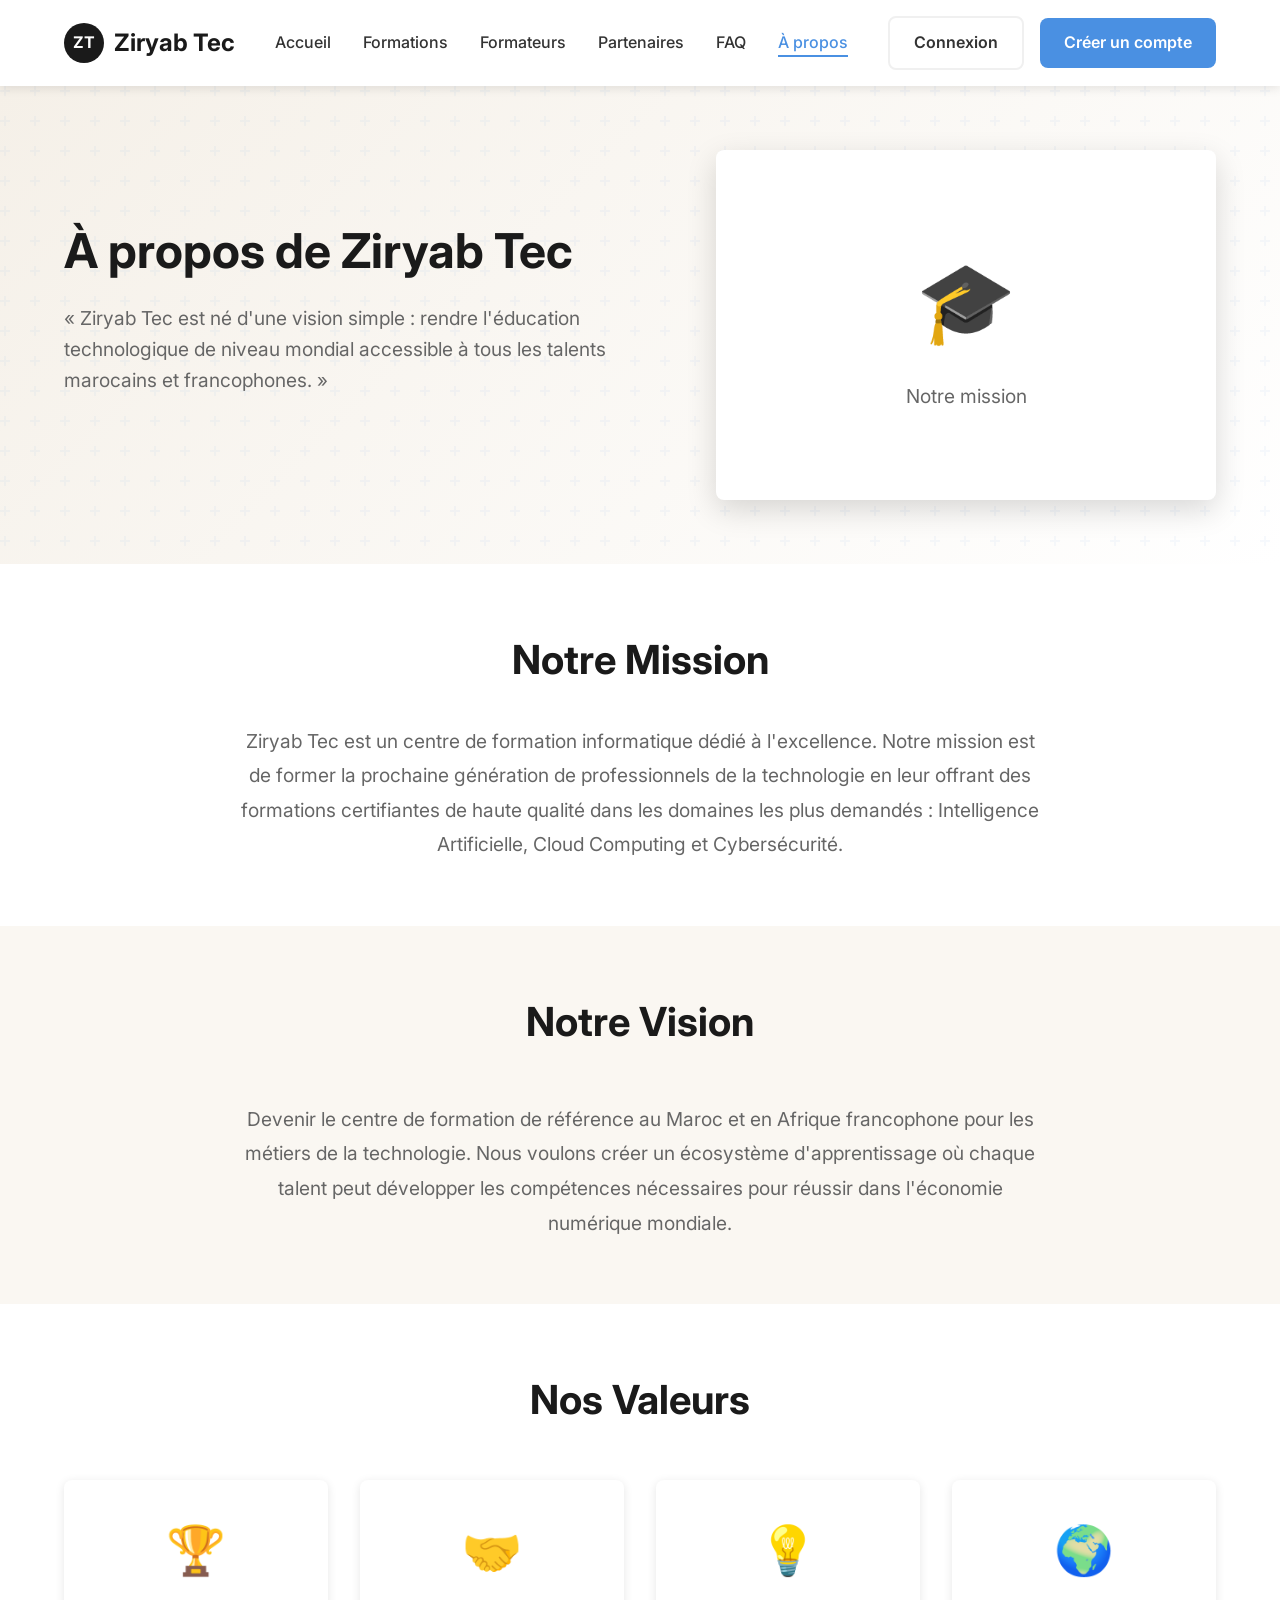
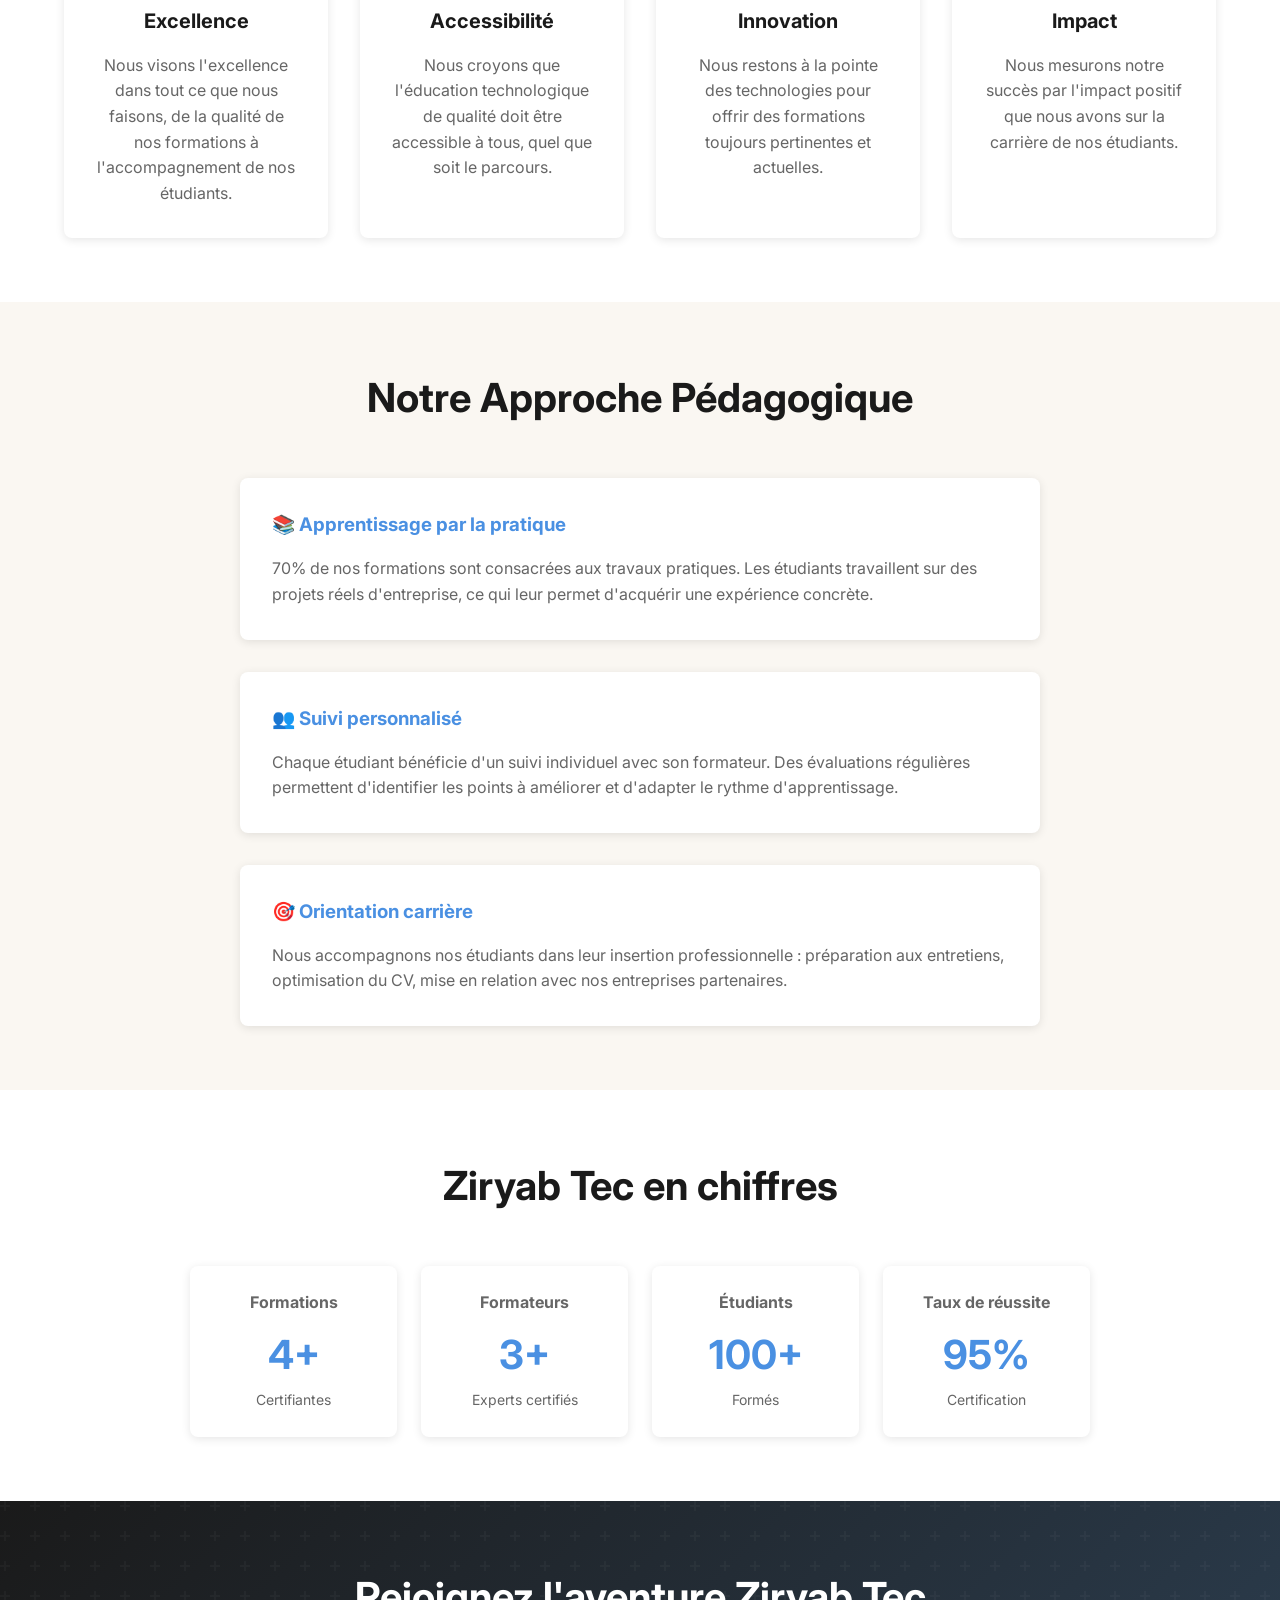
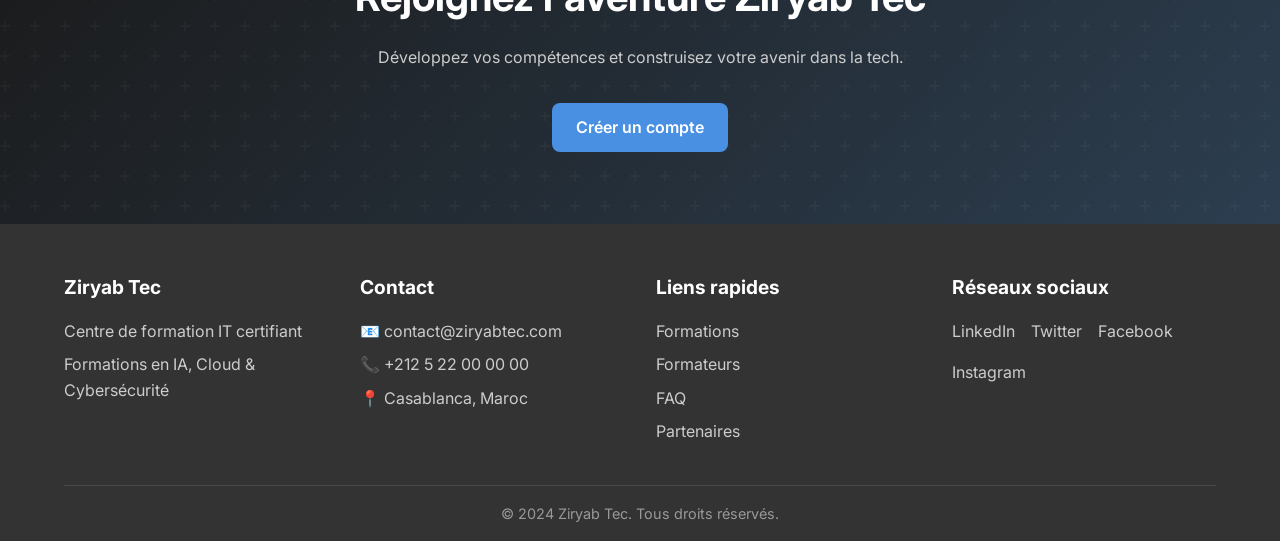
<file: pages/apropos.html>
<!DOCTYPE html>
<html lang="fr">

<head>
    <meta charset="UTF-8">
    <meta name="viewport" content="width=device-width, initial-scale=1.0">
    <title>À propos - Ziryab Tec</title>
    <link rel="icon" type="image/svg+xml" href="../favicon.svg">
    <link rel="stylesheet" href="../css/style.css">
    <link rel="stylesheet" href="../css/responsive.css">
    <link href="https://fonts.googleapis.com/css2?family=Inter:wght@300;400;500;600;700&display=swap" rel="stylesheet">
</head>

<body>

    <!-- HEADER -->
    <header class="header">
        <nav class="navbar">
            <a href="../index.html" class="logo">
                <span class="logo-icon">ZT</span>
                <span>Ziryab Tec</span>
            </a>

            <ul class="nav-menu" id="navMenu">
                <li><a href="../index.html">Accueil</a></li>
                <li><a href="formations.html">Formations</a></li>
                <li><a href="formateurs.html">Formateurs</a></li>
                <li><a href="partenaires.html">Partenaires</a></li>
                <li><a href="faq.html">FAQ</a></li>
                <li><a href="apropos.html" class="active">À propos</a></li>
            </ul>

            <div class="nav-actions">
                <a href="connexion.html" class="btn btn-outline">Connexion</a>
                <a href="inscription.html" class="btn btn-primary">Créer un compte</a>
            </div>

            <div class="hamburger" id="hamburger" onclick="toggleMenu()">
                <span></span>
                <span></span>
                <span></span>
            </div>
        </nav>
    </header>

    <!-- HERO -->
    <section class="hero" style="min-height: 450px;">
        <div class="hero-content">
            <h1>À propos de Ziryab Tec</h1>
            <p>« Ziryab Tec est né d'une vision simple : rendre l'éducation technologique de niveau mondial accessible à tous les talents marocains et francophones. »</p>
        </div>
        <div class="hero-image">
            <div class="hero-placeholder" style="height: 350px;">
                <span class="hero-icon">🎓</span>
                <p>Notre mission</p>
            </div>
        </div>
    </section>

    <!-- NOTRE MISSION -->
    <section style="padding: 4rem 5%; background: var(--white);">
        <div style="max-width: 800px; margin: 0 auto; text-align: center;">
            <h2 style="font-size: 2.5rem; margin-bottom: 2rem;">Notre Mission</h2>
            <p style="font-size: 1.2rem; color: var(--gray); line-height: 1.8;">
                Ziryab Tec est un centre de formation informatique dédié à l'excellence. 
                Notre mission est de former la prochaine génération de professionnels 
                de la technologie en leur offrant des formations certifiantes de haute 
                qualité dans les domaines les plus demandés : Intelligence Artificielle, 
                Cloud Computing et Cybersécurité.
            </p>
        </div>
    </section>

    <!-- NOTRE VISION -->
    <section class="why-us">
        <h2>Notre Vision</h2>
        <div style="max-width: 800px; margin: 0 auto; text-align: center;">
            <p style="font-size: 1.2rem; color: var(--gray); line-height: 1.8;">
                Devenir le centre de formation de référence au Maroc et en Afrique 
                francophone pour les métiers de la technologie. Nous voulons créer 
                un écosystème d'apprentissage où chaque talent peut développer les 
                compétences nécessaires pour réussir dans l'économie numérique mondiale.
            </p>
        </div>
    </section>

    <!-- NOS VALEURS -->
    <section style="padding: 4rem 5%; background: var(--white);">
        <h2 style="text-align: center; font-size: 2.5rem; margin-bottom: 3rem;">Nos Valeurs</h2>
        
        <div class="features-grid">
            <div class="feature-card">
                <div class="feature-icon">🏆</div>
                <h3>Excellence</h3>
                <p>Nous visons l'excellence dans tout ce que nous faisons, de la qualité de nos formations à l'accompagnement de nos étudiants.</p>
            </div>
            <div class="feature-card">
                <div class="feature-icon">🤝</div>
                <h3>Accessibilité</h3>
                <p>Nous croyons que l'éducation technologique de qualité doit être accessible à tous, quel que soit le parcours.</p>
            </div>
            <div class="feature-card">
                <div class="feature-icon">💡</div>
                <h3>Innovation</h3>
                <p>Nous restons à la pointe des technologies pour offrir des formations toujours pertinentes et actuelles.</p>
            </div>
            <div class="feature-card">
                <div class="feature-icon">🌍</div>
                <h3>Impact</h3>
                <p>Nous mesurons notre succès par l'impact positif que nous avons sur la carrière de nos étudiants.</p>
            </div>
        </div>
    </section>

    <!-- NOTRE APPROCHE PÉDAGOGIQUE -->
    <section class="why-us">
        <h2>Notre Approche Pédagogique</h2>
        <div style="max-width: 800px; margin: 0 auto;">
            <div style="display: grid; gap: 2rem;">
                <div style="background: var(--white); padding: 2rem; border-radius: var(--border-radius); box-shadow: var(--box-shadow);">
                    <h3 style="margin-bottom: 1rem; color: var(--blue-accent);">📚 Apprentissage par la pratique</h3>
                    <p style="color: var(--gray);">
                        70% de nos formations sont consacrées aux travaux pratiques. 
                        Les étudiants travaillent sur des projets réels d'entreprise, 
                        ce qui leur permet d'acquérir une expérience concrète.
                    </p>
                </div>
                
                <div style="background: var(--white); padding: 2rem; border-radius: var(--border-radius); box-shadow: var(--box-shadow);">
                    <h3 style="margin-bottom: 1rem; color: var(--blue-accent);">👥 Suivi personnalisé</h3>
                    <p style="color: var(--gray);">
                        Chaque étudiant bénéficie d'un suivi individuel avec son formateur. 
                        Des évaluations régulières permettent d'identifier les points à 
                        améliorer et d'adapter le rythme d'apprentissage.
                    </p>
                </div>
                
                <div style="background: var(--white); padding: 2rem; border-radius: var(--border-radius); box-shadow: var(--box-shadow);">
                    <h3 style="margin-bottom: 1rem; color: var(--blue-accent);">🎯 Orientation carrière</h3>
                    <p style="color: var(--gray);">
                        Nous accompagnons nos étudiants dans leur insertion professionnelle : 
                        préparation aux entretiens, optimisation du CV, mise en relation 
                        avec nos entreprises partenaires.
                    </p>
                </div>
            </div>
        </div>
    </section>

    <!-- CHIFFRES CLÉS -->
    <section style="padding: 4rem 5%; background: var(--white);">
        <h2 style="text-align: center; font-size: 2.5rem; margin-bottom: 3rem;">Ziryab Tec en chiffres</h2>
        
        <div class="stats-grid" style="max-width: 900px; margin: 0 auto;">
            <div class="stat-card">
                <h3>Formations</h3>
                <div class="stat-number">4+</div>
                <small>Certifiantes</small>
            </div>
            <div class="stat-card">
                <h3>Formateurs</h3>
                <div class="stat-number">3+</div>
                <small>Experts certifiés</small>
            </div>
            <div class="stat-card">
                <h3>Étudiants</h3>
                <div class="stat-number">100+</div>
                <small>Formés</small>
            </div>
            <div class="stat-card">
                <h3>Taux de réussite</h3>
                <div class="stat-number">95%</div>
                <small>Certification</small>
            </div>
        </div>
    </section>

    <!-- CTA -->
    <section class="cta">
        <h2>Rejoignez l'aventure Ziryab Tec</h2>
        <p>Développez vos compétences et construisez votre avenir dans la tech.</p>
        <a href="inscription.html" class="btn btn-primary">Créer un compte</a>
    </section>

    <!-- FOOTER -->
    <footer class="footer">
        <div class="footer-content">
            <div class="footer-section">
                <h3>Ziryab Tec</h3>
                <p>Centre de formation IT certifiant</p>
                <p>Formations en IA, Cloud & Cybersécurité</p>
            </div>
            <div class="footer-section">
                <h3>Contact</h3>
                <p>📧 contact@ziryabtec.com</p>
                <p>📞 +212 5 22 00 00 00</p>
                <p>📍 Casablanca, Maroc</p>
            </div>
            <div class="footer-section">
                <h3>Liens rapides</h3>
                <ul>
                    <li><a href="formations.html">Formations</a></li>
                    <li><a href="formateurs.html">Formateurs</a></li>
                    <li><a href="faq.html">FAQ</a></li>
                    <li><a href="partenaires.html">Partenaires</a></li>
                </ul>
            </div>
            <div class="footer-section">
                <h3>Réseaux sociaux</h3>
                <div class="social-links">
                    <a href="#">LinkedIn</a>
                    <a href="#">Twitter</a>
                    <a href="#">Facebook</a>
                    <a href="#">Instagram</a>
                </div>
            </div>
        </div>
        <div class="footer-bottom">
            <p>&copy; 2024 Ziryab Tec. Tous droits réservés.</p>
        </div>
    </footer>

    <script>
        function toggleMenu() {
            const navMenu = document.getElementById('navMenu');
            navMenu.classList.toggle('active');
        }
    </script>

</body>

</html>
</file>
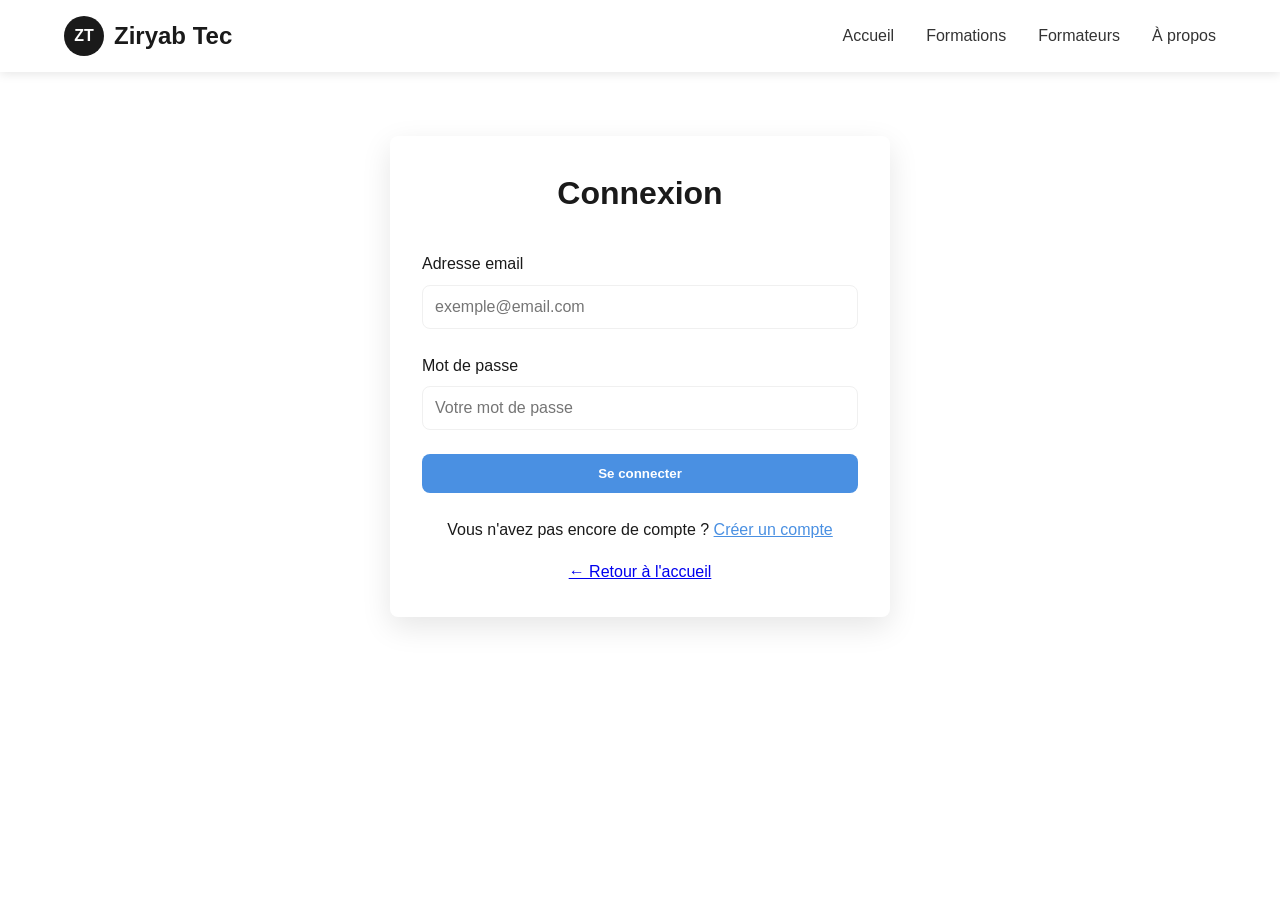
<file: pages/connexion.html>
<!DOCTYPE html>
<html lang="fr">

<head>
    <meta charset="UTF-8">
    <meta name="viewport" content="width=device-width, initial-scale=1.0">

    <title>Connexion - Ziryab Tec</title>
<link rel="icon" type="image/svg+xml" href="../favicon.svg">
    <link rel="stylesheet" href="../css/style.css">
    <link rel="stylesheet" href="../css/responsive.css">
</head>

<body>

    <!-- HEADER -->
    <header class="header">

        <nav class="navbar">

            <div class="logo">
                <span class="logo-icon">ZT</span>
                <span>Ziryab Tec</span>
            </div>

            <ul class="nav-menu">

                <li>
                    <a href="../index.html">
                        Accueil
                    </a>
                </li>

                <li>
                    <a href="formations.html">
                        Formations
                    </a>
                </li>

                <li>
                    <a href="formateurs.html">
                        Formateurs
                    </a>
                </li>

                <li>
                    <a href="apropos.html">
                        À propos
                    </a>
                </li>

            </ul>

        </nav>

    </header>


    <!-- PAGE CONNEXION -->

    <main>

        <div class="form-container">

            <h1 style="text-align:center; margin-bottom:2rem;">
                Connexion
            </h1>


            <!-- MESSAGE D'ERREUR -->

            <div
                id="loginMessage"
                class="alert alert-error"
                style="display:none;"
            ></div>


            <!-- FORMULAIRE -->

            <form id="loginForm">

                <!-- EMAIL -->

                <div class="form-group">

                    <label for="email">
                        Adresse email
                    </label>

                    <input
                        type="email"
                        id="email"
                        placeholder="exemple@email.com"
                        required
                    >

                </div>


                <!-- MOT DE PASSE -->

                <div class="form-group">

                    <label for="password">
                        Mot de passe
                    </label>

                    <input
                        type="password"
                        id="password"
                        placeholder="Votre mot de passe"
                        required
                    >

                </div>


                <!-- BOUTON -->

                <button
                    type="submit"
                    class="btn btn-primary"
                    style="width:100%;"
                >
                    Se connecter
                </button>

            </form>


            <!-- INSCRIPTION -->

            <p style="
                text-align:center;
                margin-top:1.5rem;
            ">

                Vous n'avez pas encore de compte ?

                <a
                    href="inscription.html"
                    style="color:#4a90e2;"
                >
                    Créer un compte
                </a>

            </p>


            <!-- RETOUR -->

            <p style="
                text-align:center;
                margin-top:1rem;
            ">

                <a href="../index.html">
                    ← Retour à l'accueil
                </a>

            </p>

        </div>

    </main>


    <!-- JAVASCRIPT -->

    <script src="../js/data.js"></script>
    <script src="../js/app.js"></script>
    <script src="../js/auth.js"></script>

</body>

</html>
</file>
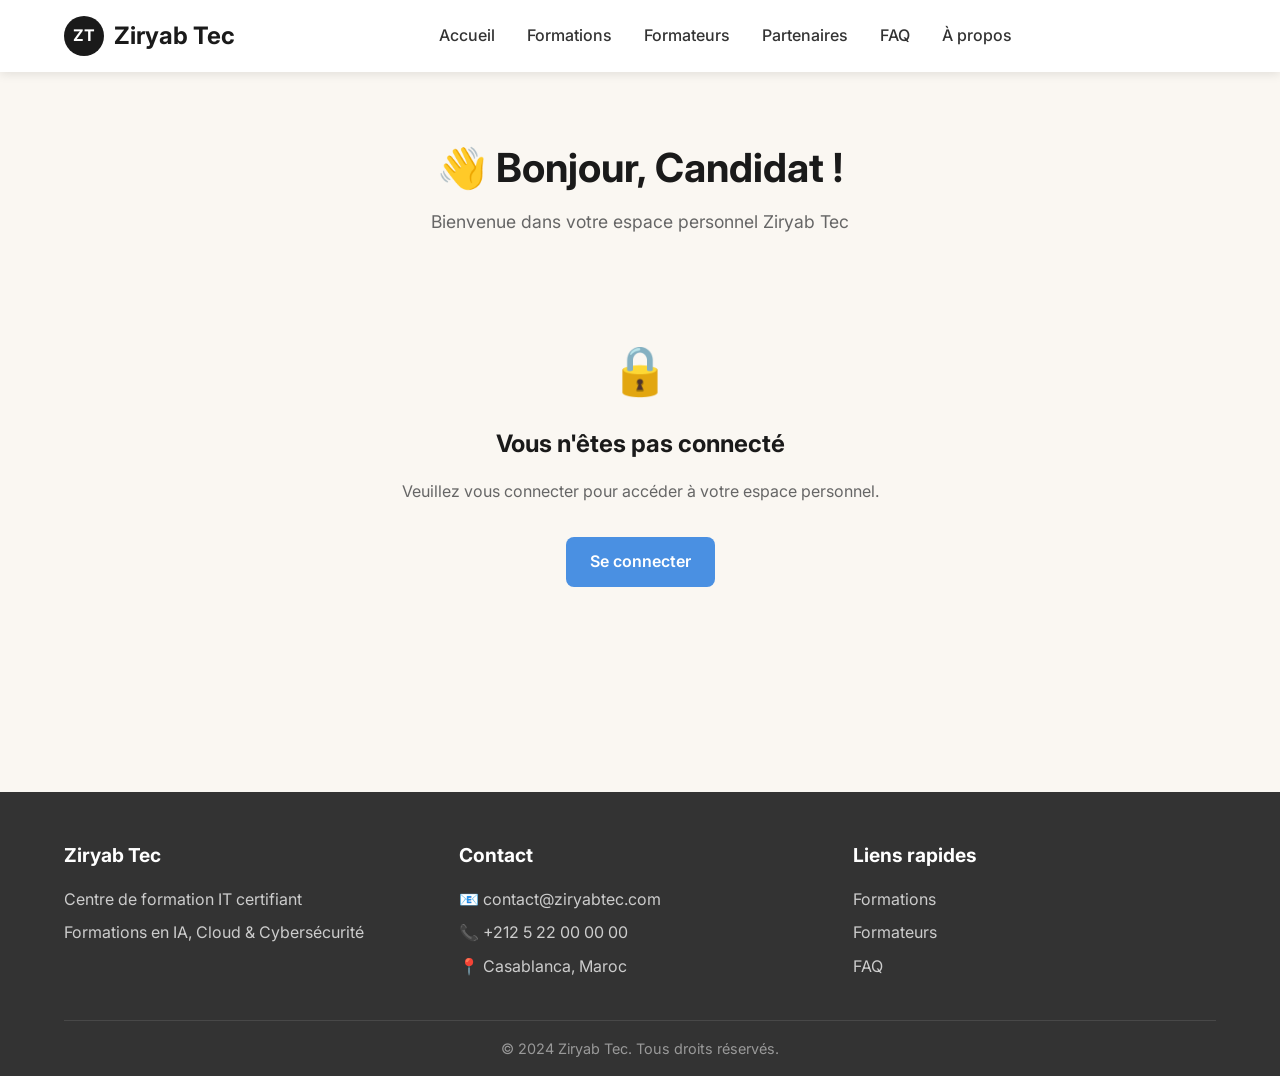
<file: pages/espace-candidat.html>
<!DOCTYPE html>
<html lang="fr">

<head>
    <meta charset="UTF-8">
    <meta name="viewport" content="width=device-width, initial-scale=1.0">
    <title>Espace Candidat - Ziryab Tec</title>
    <link rel="icon" type="image/svg+xml" href="../favicon.svg">
    <link rel="stylesheet" href="../css/style.css">
    <link rel="stylesheet" href="../css/responsive.css">
    <link href="https://fonts.googleapis.com/css2?family=Inter:wght@300;400;500;600;700&display=swap" rel="stylesheet">
</head>

<body>

    <!-- ==========================================
         HEADER
         ========================================== -->

    <header class="header">
        <nav class="navbar">
            <a href="../index.html" class="logo">
                <span class="logo-icon">ZT</span>
                <span>Ziryab Tec</span>
            </a>

            <ul class="nav-menu" id="navMenu">
                <li><a href="../index.html">Accueil</a></li>
                <li><a href="formations.html">Formations</a></li>
                <li><a href="formateurs.html">Formateurs</a></li>
                <li><a href="partenaires.html">Partenaires</a></li>
                <li><a href="faq.html">FAQ</a></li>
                <li><a href="apropos.html">À propos</a></li>
            </ul>

            <div class="nav-actions" id="navActions">
                <!-- Rempli dynamiquement par JavaScript -->
            </div>

            <div class="hamburger" id="hamburger" onclick="toggleMenu()">
                <span></span>
                <span></span>
                <span></span>
            </div>
        </nav>
    </header>

    <!-- ==========================================
         ESPACE CANDIDAT
         ========================================== -->

    <main style="min-height: 80vh; padding: 4rem 5%; background: var(--beige-light);">

        <!-- En-tête de bienvenue -->
        <div style="text-align: center; margin-bottom: 3rem;">
            <h1 style="font-size: 2.5rem; margin-bottom: 0.5rem;">
                👋 Bonjour, <span id="candidatNom">Candidat</span> !
            </h1>
            <p style="color: var(--gray); font-size: 1.1rem;">
                Bienvenue dans votre espace personnel Ziryab Tec
            </p>
        </div>

        <!-- Message d'erreur si non connecté -->
        <div id="nonConnecte" style="display: none; text-align: center; padding: 3rem;">
            <p style="font-size: 3rem; margin-bottom: 1rem;">🔒</p>
            <h2 style="margin-bottom: 1rem;">Vous n'êtes pas connecté</h2>
            <p style="color: var(--gray); margin-bottom: 2rem;">
                Veuillez vous connecter pour accéder à votre espace personnel.
            </p>
            <a href="connexion.html" class="btn btn-primary">Se connecter</a>
        </div>

        <!-- Contenu de l'espace candidat -->
        <div id="espaceCandidat" style="display: none;">

            <!-- Cartes d'informations -->
            <div class="stats-grid" style="max-width: 900px; margin: 0 auto 3rem;">
                <div class="stat-card">
                    <h3>Mes formations</h3>
                    <div class="stat-number" id="nbFormations">0</div>
                </div>
                <div class="stat-card">
                    <h3>En cours</h3>
                    <div class="stat-number" id="nbEnCours">0</div>
                </div>
                <div class="stat-card">
                    <h3>Terminées</h3>
                    <div class="stat-number" id="nbTerminees">0</div>
                </div>
            </div>

            <!-- Informations personnelles -->
            <div style="max-width: 900px; margin: 0 auto 3rem;">
                <div style="background: var(--white); padding: 2rem; border-radius: var(--border-radius); box-shadow: var(--box-shadow);">
                    <h2 style="margin-bottom: 1.5rem;">📋 Mes informations</h2>
                    
                    <div style="display: grid; grid-template-columns: repeat(auto-fit, minmax(250px, 1fr)); gap: 1.5rem;">
                        <div>
                            <p style="color: var(--gray); font-size: 0.9rem;">Prénom</p>
                            <p style="font-weight: 600;" id="infoPrenom">-</p>
                        </div>
                        <div>
                            <p style="color: var(--gray); font-size: 0.9rem;">Nom</p>
                            <p style="font-weight: 600;" id="infoNom">-</p>
                        </div>
                        <div>
                            <p style="color: var(--gray); font-size: 0.9rem;">Email</p>
                            <p style="font-weight: 600;" id="infoEmail">-</p>
                        </div>
                        <div>
                            <p style="color: var(--gray); font-size: 0.9rem;">Téléphone</p>
                            <p style="font-weight: 600;" id="infoTelephone">-</p>
                        </div>
                        <div>
                            <p style="color: var(--gray); font-size: 0.9rem;">Date d'inscription</p>
                            <p style="font-weight: 600;" id="infoDateInscription">-</p>
                        </div>
                    </div>
                </div>
            </div>

            <!-- Formations inscrites -->
            <div style="max-width: 900px; margin: 0 auto 3rem;">
                <div style="background: var(--white); padding: 2rem; border-radius: var(--border-radius); box-shadow: var(--box-shadow);">
                    <h2 style="margin-bottom: 1.5rem;">🎓 Mes formations</h2>
                    
                    <div id="mesFormations">
                        <!-- Rempli dynamiquement par JavaScript -->
                    </div>
                </div>
            </div>

            <!-- Actions -->
            <div style="max-width: 900px; margin: 0 auto; text-align: center;">
                <a href="formations.html" class="btn btn-primary" style="margin-right: 1rem;">
                    Découvrir les formations
                </a>
                <button onclick="deconnexion()" class="btn btn-outline">
                    🚪 Déconnexion
                </button>
            </div>

        </div>

    </main>

    <!-- ==========================================
         FOOTER
         ========================================== -->

    <footer class="footer">
        <div class="footer-content">
            <div class="footer-section">
                <h3>Ziryab Tec</h3>
                <p>Centre de formation IT certifiant</p>
                <p>Formations en IA, Cloud & Cybersécurité</p>
            </div>
            <div class="footer-section">
                <h3>Contact</h3>
                <p>📧 contact@ziryabtec.com</p>
                <p>📞 +212 5 22 00 00 00</p>
                <p>📍 Casablanca, Maroc</p>
            </div>
            <div class="footer-section">
                <h3>Liens rapides</h3>
                <ul>
                    <li><a href="formations.html">Formations</a></li>
                    <li><a href="formateurs.html">Formateurs</a></li>
                    <li><a href="faq.html">FAQ</a></li>
                </ul>
            </div>
        </div>
        <div class="footer-bottom">
            <p>&copy; 2024 Ziryab Tec. Tous droits réservés.</p>
        </div>
    </footer>

    <!-- ==========================================
         JAVASCRIPT
         ========================================== -->

    <script src="../js/data.js"></script>
    <script>
        // ==========================================
        // VÉRIFIER LA CONNEXION
        // ==========================================

        function verifierConnexion() {
            const utilisateurConnecte = localStorage.getItem('currentUser');
            
            if (!utilisateurConnecte) {
                // Afficher le message "non connecté"
                document.getElementById('nonConnecte').style.display = 'block';
                document.getElementById('espaceCandidat').style.display = 'none';
                return null;
            }
            
            const utilisateur = JSON.parse(utilisateurConnecte);
            
            // Vérifier que c'est bien un candidat
            if (utilisateur.role !== 'candidat' && utilisateur.role !== 'admin') {
                document.getElementById('nonConnecte').style.display = 'block';
                document.getElementById('espaceCandidat').style.display = 'none';
                return null;
            }
            
            // Afficher l'espace candidat
            document.getElementById('nonConnecte').style.display = 'none';
            document.getElementById('espaceCandidat').style.display = 'block';
            
            return utilisateur;
        }

        // ==========================================
        // AFFICHER LES INFORMATIONS
        // ==========================================

        function afficherInformations(utilisateur) {
            // Nom dans l'en-tête
            document.getElementById('candidatNom').textContent = 
                utilisateur.prenom || 'Candidat';
            
            // Informations personnelles
            document.getElementById('infoPrenom').textContent = utilisateur.prenom || '-';
            document.getElementById('infoNom').textContent = utilisateur.nom || '-';
            document.getElementById('infoEmail').textContent = utilisateur.email || '-';
            document.getElementById('infoTelephone').textContent = utilisateur.telephone || 'Non renseigné';
            document.getElementById('infoDateInscription').textContent = utilisateur.dateCreation || '-';
            
            // Navigation
            updateNavigation(utilisateur);
        }

        // ==========================================
        // METTRE À JOUR LA NAVIGATION
        // ==========================================

        function updateNavigation(utilisateur) {
            const navActions = document.getElementById('navActions');
            
            navActions.innerHTML = `
                <select class="language-selector">
                    <option value="fr">FR</option>
                    <option value="en">EN</option>
                </select>
                <a href="espace-candidat.html" class="btn btn-outline">Mon Espace</a>
                ${utilisateur.role === 'admin' ? 
                    '<a href="admin/dashboard.html" class="btn btn-primary">Dashboard</a>' : ''}
                <button onclick="deconnexion()" class="btn btn-outline">Déconnexion</button>
            `;
        }

        // ==========================================
        // AFFICHER LES FORMATIONS DU CANDIDAT
        // ==========================================

        function afficherMesFormations(utilisateur) {
            const container = document.getElementById('mesFormations');
            
            // Récupérer les inscriptions de l'utilisateur
            const inscriptions = DataManager.getInscriptionsByUser(utilisateur.id);
            
            // Mettre à jour les statistiques
            document.getElementById('nbFormations').textContent = inscriptions.length;
            document.getElementById('nbEnCours').textContent = 
                inscriptions.filter(i => i.statut === 'confirmee').length;
            document.getElementById('nbTerminees').textContent = 
                inscriptions.filter(i => i.statut === 'terminee').length;
            
            if (inscriptions.length === 0) {
                container.innerHTML = `
                    <div style="text-align: center; padding: 2rem; color: var(--gray);">
                        <p style="font-size: 2rem; margin-bottom: 1rem;">📚</p>
                        <p>Vous n'êtes inscrit à aucune formation pour le moment.</p>
                        <a href="formations.html" class="btn btn-primary" style="margin-top: 1rem;">
                            Voir les formations
                        </a>
                    </div>
                `;
                return;
            }
            
            // Afficher les formations
            container.innerHTML = inscriptions.map(inscription => {
                const formation = DataManager.getFormationById(inscription.formationId);
                if (!formation) return '';
                
                return `
                    <div style="
                        background: var(--beige-light);
                        padding: 1.5rem;
                        border-radius: var(--border-radius);
                        margin-bottom: 1rem;
                        border-left: 4px solid var(--blue-accent);
                    ">
                        <h3 style="margin-bottom: 0.5rem;">${formation.nom}</h3>
                        <p style="color: var(--gray); font-size: 0.9rem; margin-bottom: 0.5rem;">
                            ${formation.categorie} | ${formation.niveau}
                        </p>
                        <p style="font-size: 0.9rem; margin-bottom: 0.5rem;">
                            <strong>Début :</strong> ${formation.dateDebut} | 
                            <strong>Fin :</strong> ${formation.dateFin}
                        </p>
                        <p style="font-size: 0.9rem; margin-bottom: 1rem;">
                            <strong>Statut :</strong> 
                            <span class="status-badge status-${inscription.statut}">
                                ${inscription.statut}
                            </span>
                        </p>
                        <a href="formation-detail.html?id=${formation.id}" class="btn btn-outline btn-sm">
                            Voir la formation
                        </a>
                    </div>
                `;
            }).join('');
        }

        // ==========================================
        // DÉCONNEXION
        // ==========================================

        function deconnexion() {
            localStorage.removeItem('currentUser');
            window.location.href = '../index.html';
        }

        // ==========================================
        // MENU MOBILE
        // ==========================================

        function toggleMenu() {
            const navMenu = document.getElementById('navMenu');
            const hamburger = document.getElementById('hamburger');
            
            navMenu.classList.toggle('active');
            hamburger.classList.toggle('active');
        }

        // ==========================================
        // INITIALISATION
        // ==========================================

        document.addEventListener('DOMContentLoaded', function() {
            const utilisateur = verifierConnexion();
            
            if (utilisateur) {
                afficherInformations(utilisateur);
                afficherMesFormations(utilisateur);
            }
        });
    </script>

</body>

</html>
</file>
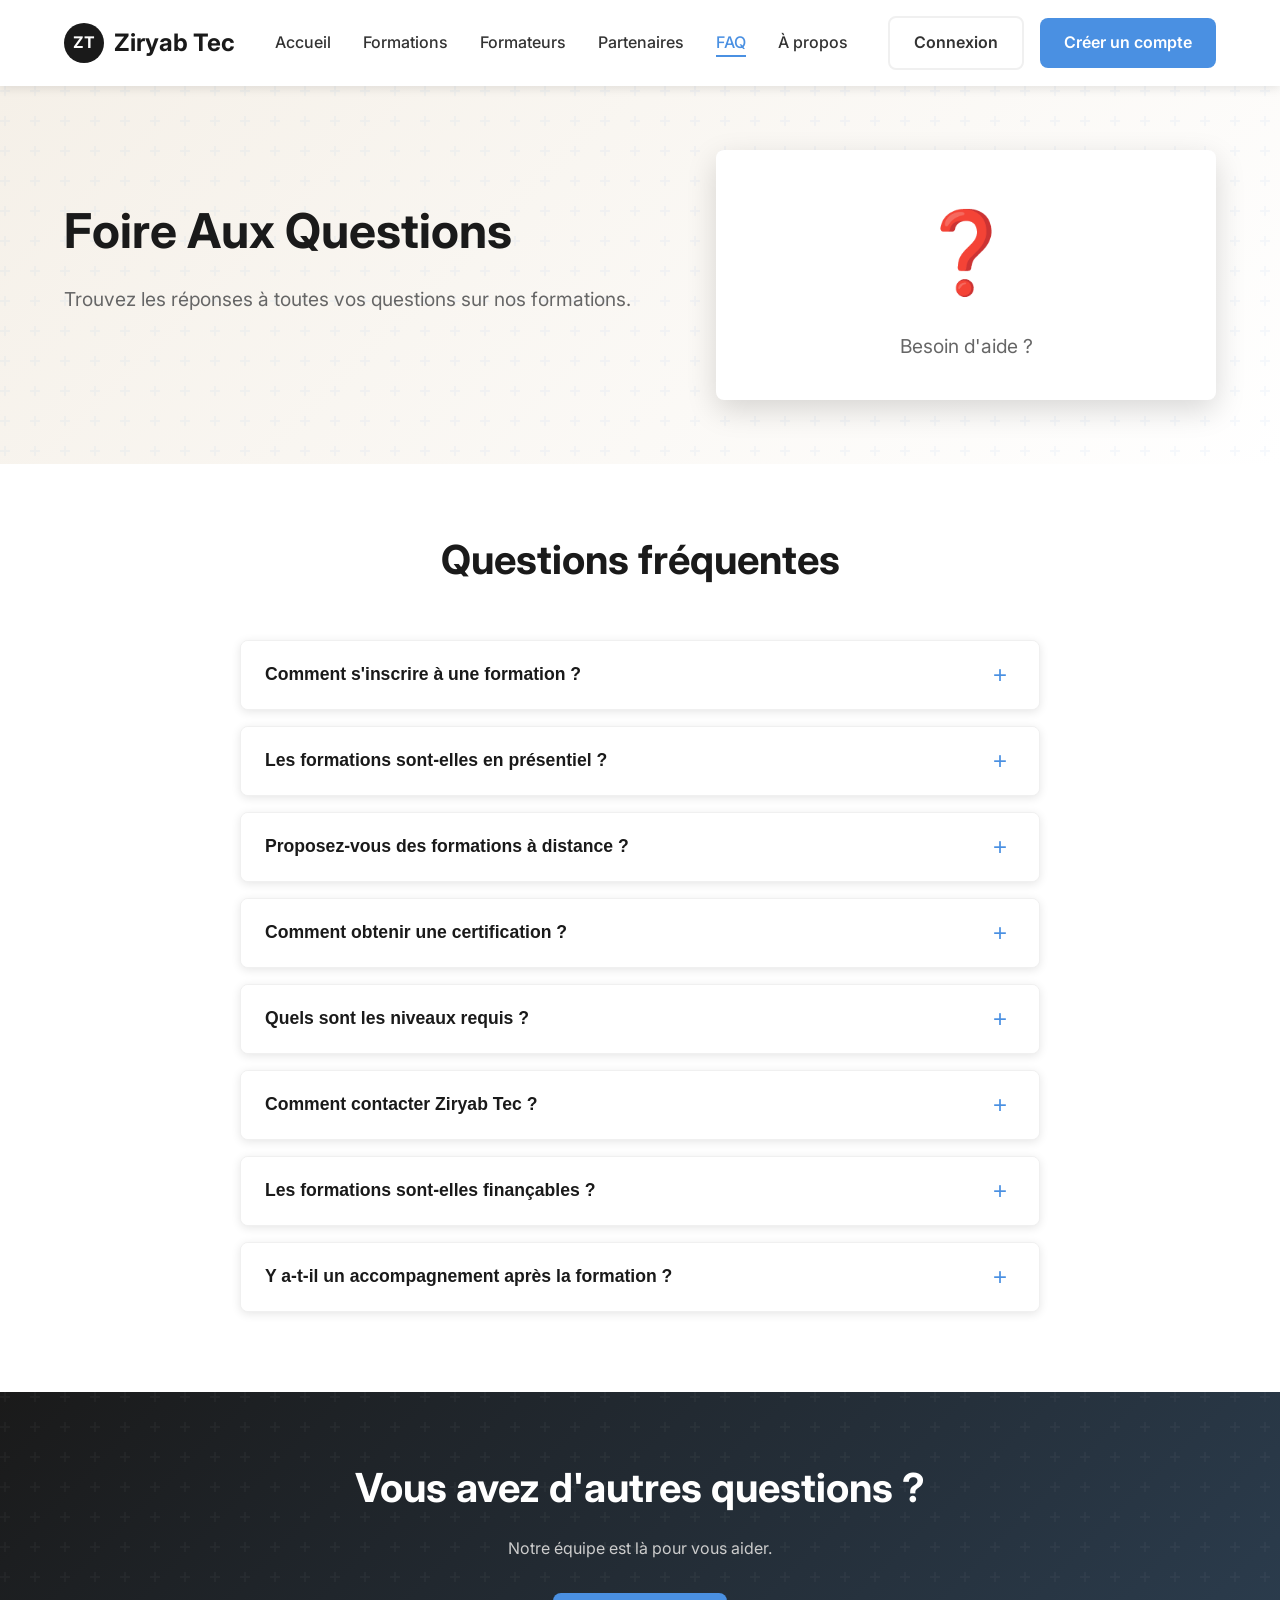
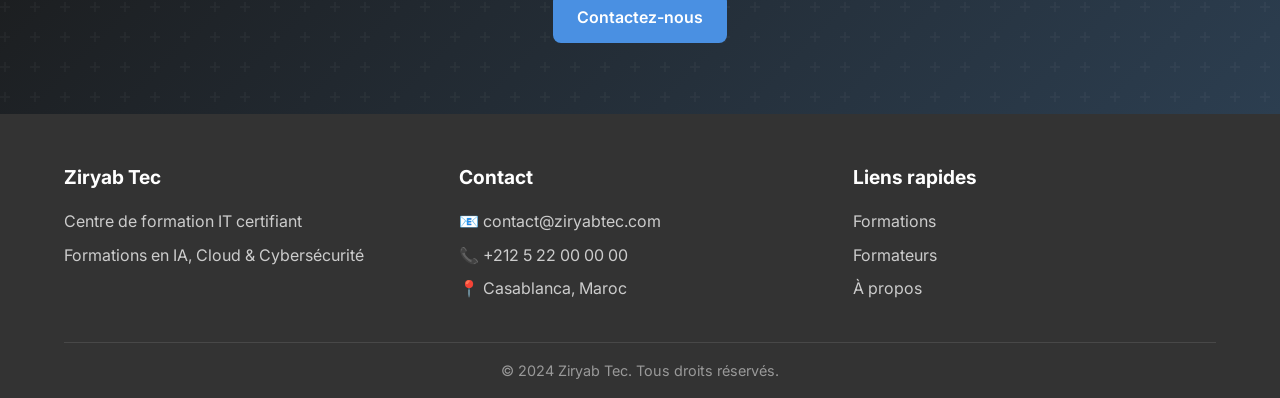
<file: pages/faq.html>
<!DOCTYPE html>
<html lang="fr">

<head>
    <meta charset="UTF-8">
    <meta name="viewport" content="width=device-width, initial-scale=1.0">
    <title>FAQ - Ziryab Tec</title>
    <link rel="icon" type="image/svg+xml" href="../favicon.svg">
    <link rel="stylesheet" href="../css/style.css">
    <link rel="stylesheet" href="../css/responsive.css">
    <link href="https://fonts.googleapis.com/css2?family=Inter:wght@300;400;500;600;700&display=swap" rel="stylesheet">
</head>

<body>

    <!-- HEADER -->
    <header class="header">
        <nav class="navbar">
            <a href="../index.html" class="logo">
                <span class="logo-icon">ZT</span>
                <span>Ziryab Tec</span>
            </a>

            <ul class="nav-menu" id="navMenu">
                <li><a href="../index.html">Accueil</a></li>
                <li><a href="formations.html">Formations</a></li>
                <li><a href="formateurs.html">Formateurs</a></li>
                <li><a href="partenaires.html">Partenaires</a></li>
                <li><a href="faq.html" class="active">FAQ</a></li>
                <li><a href="apropos.html">À propos</a></li>
            </ul>

            <div class="nav-actions">
                <a href="connexion.html" class="btn btn-outline">Connexion</a>
                <a href="inscription.html" class="btn btn-primary">Créer un compte</a>
            </div>

            <div class="hamburger" id="hamburger" onclick="toggleMenu()">
                <span></span>
                <span></span>
                <span></span>
            </div>
        </nav>
    </header>

    <!-- HERO -->
    <section class="hero" style="min-height: 350px;">
        <div class="hero-content">
            <h1>Foire Aux Questions</h1>
            <p>Trouvez les réponses à toutes vos questions sur nos formations.</p>
        </div>
        <div class="hero-image">
            <div class="hero-placeholder" style="height: 250px;">
                <span class="hero-icon">❓</span>
                <p>Besoin d'aide ?</p>
            </div>
        </div>
    </section>

    <!-- FAQ -->
    <section style="padding: 4rem 5%; background: var(--white);">
        <h2 style="text-align: center; font-size: 2.5rem; margin-bottom: 3rem;">
            Questions fréquentes
        </h2>

        <div class="faq-container" style="max-width: 800px; margin: 0 auto;">

            <!-- Question 1 -->
            <div class="faq-item">
                <button class="faq-question" onclick="toggleFaq(this)">
                    <span>Comment s'inscrire à une formation ?</span>
                    <span class="faq-icon">+</span>
                </button>
                <div class="faq-answer">
                    <p>
                        Pour vous inscrire à une formation, suivez ces étapes :
                    </p>
                    <ol style="margin-left: 1.5rem; margin-top: 0.5rem;">
                        <li>Créez un compte sur notre plateforme</li>
                        <li>Connectez-vous à votre espace personnel</li>
                        <li>Parcourez le catalogue des formations</li>
                        <li>Cliquez sur "S'inscrire" sur la formation choisie</li>
                        <li>Confirmez votre inscription</li>
                    </ol>
                </div>
            </div>

            <!-- Question 2 -->
            <div class="faq-item">
                <button class="faq-question" onclick="toggleFaq(this)">
                    <span>Les formations sont-elles en présentiel ?</span>
                    <span class="faq-icon">+</span>
                </button>
                <div class="faq-answer">
                    <p>
                        Oui, nous proposons des formations en présentiel dans nos locaux à Casablanca. 
                        Les salles sont équipées de matériel moderne pour garantir des conditions 
                        d'apprentissage optimales.
                    </p>
                </div>
            </div>

            <!-- Question 3 -->
            <div class="faq-item">
                <button class="faq-question" onclick="toggleFaq(this)">
                    <span>Proposez-vous des formations à distance ?</span>
                    <span class="faq-icon">+</span>
                </button>
                <div class="faq-answer">
                    <p>
                        Oui, la plupart de nos formations sont également disponibles à distance. 
                        Vous pouvez suivre les cours en direct via notre plateforme en ligne, 
                        avec les mêmes formateurs et le même contenu pédagogique.
                    </p>
                </div>
            </div>

            <!-- Question 4 -->
            <div class="faq-item">
                <button class="faq-question" onclick="toggleFaq(this)">
                    <span>Comment obtenir une certification ?</span>
                    <span class="faq-icon">+</span>
                </button>
                <div class="faq-answer">
                    <p>
                        À la fin de votre formation, vous passerez un examen de certification. 
                        Nos formations sont conçues pour vous préparer aux certifications 
                        internationales les plus reconnues :
                    </p>
                    <ul style="margin-left: 1.5rem; margin-top: 0.5rem;">
                        <li>AWS Certified Solutions Architect</li>
                        <li>Certified Ethical Hacker (CEH)</li>
                        <li>Microsoft Azure certifications</li>
                        <li>Google Cloud certifications</li>
                    </ul>
                </div>
            </div>

            <!-- Question 5 -->
            <div class="faq-item">
                <button class="faq-question" onclick="toggleFaq(this)">
                    <span>Quels sont les niveaux requis ?</span>
                    <span class="faq-icon">+</span>
                </button>
                <div class="faq-answer">
                    <p>
                        Nos formations sont adaptées à tous les niveaux :
                    </p>
                    <ul style="margin-left: 1.5rem; margin-top: 0.5rem;">
                        <li><strong>Débutant :</strong> Aucune expérience requise</li>
                        <li><strong>Intermédiaire :</strong> Connaissances de base recommandées</li>
                        <li><strong>Avancé :</strong> Expérience professionnelle requise</li>
                    </ul>
                    <p style="margin-top: 0.5rem;">
                        Le niveau requis est indiqué sur chaque fiche de formation.
                    </p>
                </div>
            </div>

            <!-- Question 6 -->
            <div class="faq-item">
                <button class="faq-question" onclick="toggleFaq(this)">
                    <span>Comment contacter Ziryab Tec ?</span>
                    <span class="faq-icon">+</span>
                </button>
                <div class="faq-answer">
                    <p>Vous pouvez nous contacter par :</p>
                    <ul style="margin-left: 1.5rem; margin-top: 0.5rem;">
                        <li><strong>Email :</strong> contact@ziryabtec.com</li>
                        <li><strong>Téléphone :</strong> +212 5 22 00 00 00</li>
                        <li><strong>Adresse :</strong> Casablanca, Maroc</li>
                    </ul>
                    <p style="margin-top: 0.5rem;">
                        Notre équipe répond sous 24h ouvrées.
                    </p>
                </div>
            </div>

            <!-- Question 7 -->
            <div class="faq-item">
                <button class="faq-question" onclick="toggleFaq(this)">
                    <span>Les formations sont-elles finançables ?</span>
                    <span class="faq-icon">+</span>
                </button>
                <div class="faq-answer">
                    <p>
                        Oui, nous proposons plusieurs options de financement :
                    </p>
                    <ul style="margin-left: 1.5rem; margin-top: 0.5rem;">
                        <li>Paiement en plusieurs fois</li>
                        <li>Prise en charge par l'employeur</li>
                        <li>Financement personnel</li>
                        <li>Bourses pour les profils méritants</li>
                    </ul>
                </div>
            </div>

            <!-- Question 8 -->
            <div class="faq-item">
                <button class="faq-question" onclick="toggleFaq(this)">
                    <span>Y a-t-il un accompagnement après la formation ?</span>
                    <span class="faq-icon">+</span>
                </button>
                <div class="faq-answer">
                    <p>
                        Oui, nous offrons :
                    </p>
                    <ul style="margin-left: 1.5rem; margin-top: 0.5rem;">
                        <li>Aide à la préparation des entretiens</li>
                        <li>Ateliers CV et LinkedIn</li>
                        <li>Mise en relation avec nos entreprises partenaires</li>
                        <li>Suivi post-formation pendant 6 mois</li>
                    </ul>
                </div>
            </div>

        </div>
    </section>

    <!-- CTA -->
    <section class="cta">
        <h2>Vous avez d'autres questions ?</h2>
        <p>Notre équipe est là pour vous aider.</p>
        <a href="apropos.html" class="btn btn-primary">Contactez-nous</a>
    </section>

    <!-- FOOTER -->
    <footer class="footer">
        <div class="footer-content">
            <div class="footer-section">
                <h3>Ziryab Tec</h3>
                <p>Centre de formation IT certifiant</p>
                <p>Formations en IA, Cloud & Cybersécurité</p>
            </div>
            <div class="footer-section">
                <h3>Contact</h3>
                <p>📧 contact@ziryabtec.com</p>
                <p>📞 +212 5 22 00 00 00</p>
                <p>📍 Casablanca, Maroc</p>
            </div>
            <div class="footer-section">
                <h3>Liens rapides</h3>
                <ul>
                    <li><a href="formations.html">Formations</a></li>
                    <li><a href="formateurs.html">Formateurs</a></li>
                    <li><a href="apropos.html">À propos</a></li>
                </ul>
            </div>
        </div>
        <div class="footer-bottom">
            <p>&copy; 2024 Ziryab Tec. Tous droits réservés.</p>
        </div>
    </footer>

    <script>
        function toggleMenu() {
            const navMenu = document.getElementById('navMenu');
            navMenu.classList.toggle('active');
        }

        // Fonction pour ouvrir/fermer les questions FAQ
        function toggleFaq(button) {
            // Fermer toutes les autres réponses
            const allAnswers = document.querySelectorAll('.faq-answer');
            const allIcons = document.querySelectorAll('.faq-icon');
            
            allAnswers.forEach(answer => {
                if (answer !== button.nextElementSibling) {
                    answer.classList.remove('active');
                }
            });
            
            allIcons.forEach(icon => {
                if (icon !== button.querySelector('.faq-icon')) {
                    icon.textContent = '+';
                }
            });
            
            // Ouvrir/fermer la réponse cliquée
            const answer = button.nextElementSibling;
            const icon = button.querySelector('.faq-icon');
            
            answer.classList.toggle('active');
            icon.textContent = answer.classList.contains('active') ? '−' : '+';
        }
    </script>

</body>

</html>
</file>
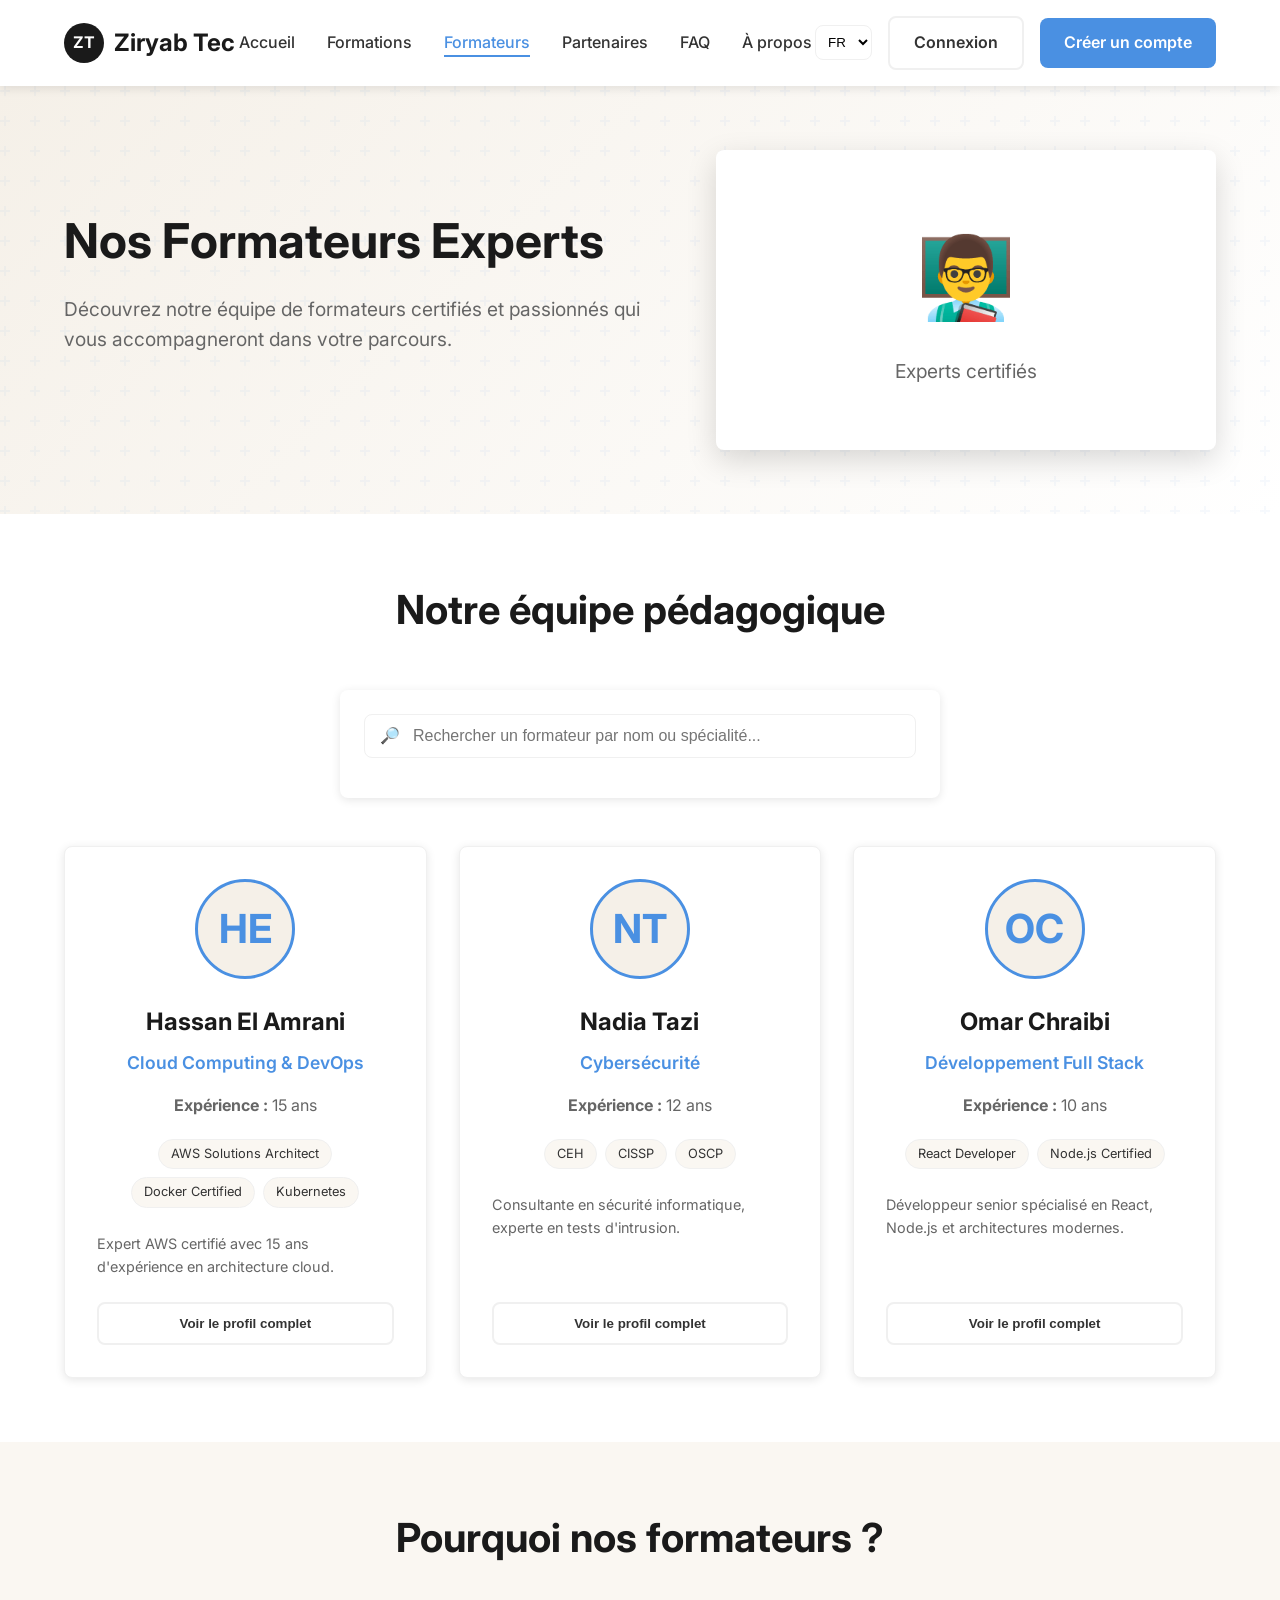
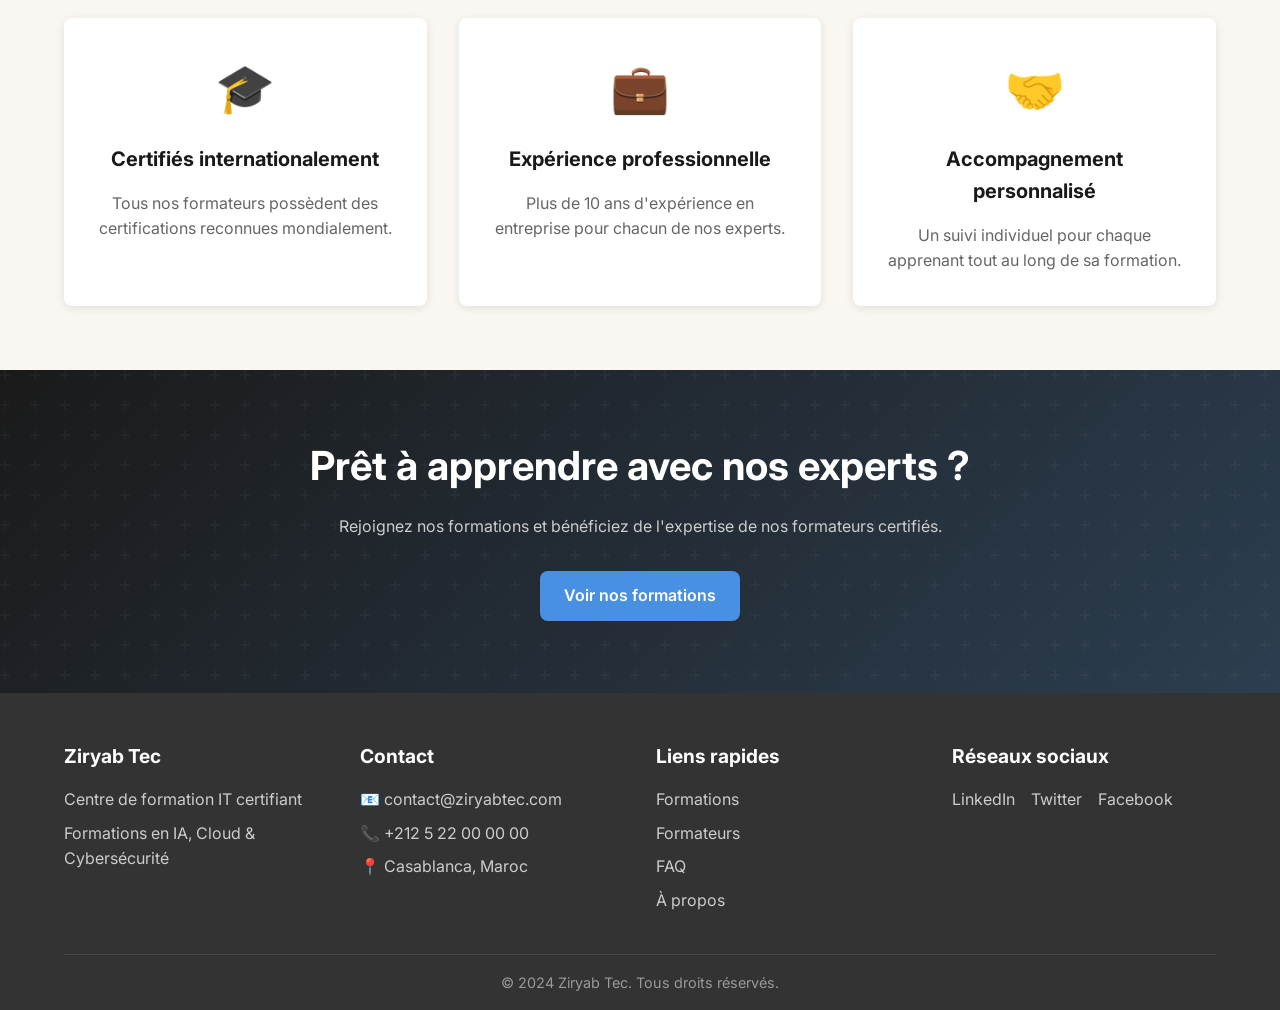
<file: pages/formateurs.html>
<!DOCTYPE html>
<html lang="fr">

<head>
    <meta charset="UTF-8">
    <meta name="viewport" content="width=device-width, initial-scale=1.0">
    <title>Formateurs - Ziryab Tec</title>
    <link rel="icon" type="image/svg+xml" href="../favicon.svg">
    <link rel="stylesheet" href="../css/style.css">
    <link rel="stylesheet" href="../css/responsive.css">
    <link href="https://fonts.googleapis.com/css2?family=Inter:wght@300;400;500;600;700&display=swap" rel="stylesheet">
</head>

<body>

    <!-- ==========================================
         HEADER
         ========================================== -->

    <header class="header">
        <nav class="navbar">
            <a href="../index.html" class="logo">
                <span class="logo-icon">ZT</span>
                <span>Ziryab Tec</span>
            </a>

            <ul class="nav-menu" id="navMenu">
                <li><a href="../index.html">Accueil</a></li>
                <li><a href="formations.html">Formations</a></li>
                <li><a href="formateurs.html" class="active">Formateurs</a></li>
                <li><a href="partenaires.html">Partenaires</a></li>
                <li><a href="faq.html">FAQ</a></li>
                <li><a href="apropos.html">À propos</a></li>
            </ul>

            <div class="nav-actions" id="navActions">
                <select class="language-selector">
                    <option value="fr">FR</option>
                    <option value="en">EN</option>
                </select>
                <a href="connexion.html" class="btn btn-outline">Connexion</a>
                <a href="inscription.html" class="btn btn-primary">Créer un compte</a>
            </div>

            <div class="hamburger" id="hamburger" onclick="toggleMenu()">
                <span></span>
                <span></span>
                <span></span>
            </div>
        </nav>
    </header>

    <!-- ==========================================
         SECTION HERO
         ========================================== -->

    <section class="hero" style="min-height: 400px;">
        <div class="hero-content">
            <h1>Nos Formateurs Experts</h1>
            <p>Découvrez notre équipe de formateurs certifiés et passionnés qui vous accompagneront dans votre parcours.</p>
        </div>
        <div class="hero-image">
            <div class="hero-placeholder" style="height: 300px;">
                <span class="hero-icon">👨‍🏫</span>
                <p>Experts certifiés</p>
            </div>
        </div>
    </section>

    <!-- ==========================================
         LISTE DES FORMATEURS
         ========================================== -->

    <section class="formateurs-section" style="padding: 4rem 5%; background: var(--white);">
        <h2 style="text-align: center; font-size: 2.5rem; margin-bottom: 3rem;">
            Notre équipe pédagogique
        </h2>

        <!-- Barre de recherche -->
        <div class="search-filters" style="max-width: 600px; margin: 0 auto 3rem;">
            <div class="search-bar">
                <span class="search-icon">🔎</span>
                <input 
                    type="text" 
                    id="searchFormateur" 
                    placeholder="Rechercher un formateur par nom ou spécialité..."
                    oninput="filtrerFormateurs()"
                >
            </div>
        </div>

        <!-- Grille des formateurs -->
        <div id="formateursGrid" class="formateurs-grid">
            <!-- Rempli dynamiquement par JavaScript -->
        </div>

        <!-- Message si aucun formateur -->
        <div id="noFormateurs" style="display: none; text-align: center; padding: 3rem; color: var(--gray);">
            <p style="font-size: 1.5rem; margin-bottom: 1rem;">😕</p>
            <p>Aucun formateur trouvé</p>
        </div>
    </section>

    <!-- ==========================================
         SECTION POURQUOI NOS FORMATEURS
         ========================================== -->

    <section class="why-us">
        <h2>Pourquoi nos formateurs ?</h2>
        <div class="features-grid">
            <div class="feature-card">
                <div class="feature-icon">🎓</div>
                <h3>Certifiés internationalement</h3>
                <p>Tous nos formateurs possèdent des certifications reconnues mondialement.</p>
            </div>
            <div class="feature-card">
                <div class="feature-icon">💼</div>
                <h3>Expérience professionnelle</h3>
                <p>Plus de 10 ans d'expérience en entreprise pour chacun de nos experts.</p>
            </div>
            <div class="feature-card">
                <div class="feature-icon">🤝</div>
                <h3>Accompagnement personnalisé</h3>
                <p>Un suivi individuel pour chaque apprenant tout au long de sa formation.</p>
            </div>
        </div>
    </section>

    <!-- ==========================================
         APPEL À L'ACTION
         ========================================== -->

    <section class="cta">
        <h2>Prêt à apprendre avec nos experts ?</h2>
        <p>Rejoignez nos formations et bénéficiez de l'expertise de nos formateurs certifiés.</p>
        <a href="formations.html" class="btn btn-primary">Voir nos formations</a>
    </section>

    <!-- ==========================================
         FOOTER
         ========================================== -->

    <footer class="footer">
        <div class="footer-content">
            <div class="footer-section">
                <h3>Ziryab Tec</h3>
                <p>Centre de formation IT certifiant</p>
                <p>Formations en IA, Cloud & Cybersécurité</p>
            </div>
            <div class="footer-section">
                <h3>Contact</h3>
                <p>📧 contact@ziryabtec.com</p>
                <p>📞 +212 5 22 00 00 00</p>
                <p>📍 Casablanca, Maroc</p>
            </div>
            <div class="footer-section">
                <h3>Liens rapides</h3>
                <ul>
                    <li><a href="formations.html">Formations</a></li>
                    <li><a href="formateurs.html">Formateurs</a></li>
                    <li><a href="faq.html">FAQ</a></li>
                    <li><a href="apropos.html">À propos</a></li>
                </ul>
            </div>
            <div class="footer-section">
                <h3>Réseaux sociaux</h3>
                <div class="social-links">
                    <a href="#">LinkedIn</a>
                    <a href="#">Twitter</a>
                    <a href="#">Facebook</a>
                </div>
            </div>
        </div>
        <div class="footer-bottom">
            <p>&copy; 2024 Ziryab Tec. Tous droits réservés.</p>
        </div>
    </footer>

    <!-- ==========================================
         JAVASCRIPT
         ========================================== -->

    <script src="../js/data.js"></script>
    <script>
        // ==========================================
        // AFFICHER LES FORMATEURS
        // ==========================================

        function afficherFormateurs(formateurs) {
            const container = document.getElementById('formateursGrid');
            const noFormateurs = document.getElementById('noFormateurs');
            
            if (!container) return;

            // Filtrer les formateurs actifs uniquement
            const formateursActifs = formateurs.filter(f => f.status === 'active');

            if (formateursActifs.length === 0) {
                container.style.display = 'none';
                noFormateurs.style.display = 'block';
                return;
            }

            container.style.display = 'grid';
            noFormateurs.style.display = 'none';

            container.innerHTML = formateursActifs.map(formateur => `
                <div class="formateur-card">
                    <div class="formateur-avatar">
                        ${formateur.prenom.charAt(0)}${formateur.nom.charAt(0)}
                    </div>
                    <h3 class="formateur-nom">${formateur.prenom} ${formateur.nom}</h3>
                    <p class="formateur-specialite">${formateur.specialite}</p>
                    <div class="formateur-info">
                        <p><strong>Expérience :</strong> ${formateur.experience}</p>
                    </div>
                    <div class="formateur-certifications">
                        ${formateur.certifications.map(cert => 
                            `<span class="badge-certification">${cert}</span>`
                        ).join('')}
                    </div>
                    <p class="formateur-bio">${formateur.biographie}</p>
                    <button 
                        class="btn btn-outline" 
                        onclick="afficherDetailsFormateur(${formateur.id})"
                        style="width: 100%;"
                    >
                        Voir le profil complet
                    </button>
                </div>
            `).join('');
        }

        // ==========================================
        // FILTRER LES FORMATEURS
        // ==========================================

        function filtrerFormateurs() {
            const searchInput = document.getElementById('searchFormateur');
            const recherche = searchInput.value.toLowerCase().trim();
            
            const formateurs = DataManager.getFormateurs();
            
            const resultats = formateurs.filter(formateur => {
                const nomComplet = `${formateur.prenom} ${formateur.nom}`.toLowerCase();
                return nomComplet.includes(recherche) ||
                       formateur.specialite.toLowerCase().includes(recherche) ||
                       formateur.certifications.some(cert => 
                           cert.toLowerCase().includes(recherche)
                       );
            });
            
            afficherFormateurs(resultats);
        }

        // ==========================================
        // AFFICHER LES DÉTAILS D'UN FORMATEUR
        // ==========================================

        function afficherDetailsFormateur(id) {
            const formateur = DataManager.getFormateurById(id);
            if (!formateur) return;
            
            alert(`
                ${formateur.prenom} ${formateur.nom}
                
                Spécialité : ${formateur.specialite}
                Expérience : ${formateur.experience}
                
                Certifications :
                ${formateur.certifications.join('\n')}
                
                Biographie :
                ${formateur.biographie}
            `);
        }

        // ==========================================
        // MENU MOBILE
        // ==========================================

        function toggleMenu() {
            const navMenu = document.getElementById('navMenu');
            const hamburger = document.getElementById('hamburger');
            
            navMenu.classList.toggle('active');
            hamburger.classList.toggle('active');
        }

        // ==========================================
        // INITIALISATION
        // ==========================================

        document.addEventListener('DOMContentLoaded', function() {
            const formateurs = DataManager.getFormateurs();
            afficherFormateurs(formateurs);
        });
    </script>

</body>

</html>
</file>
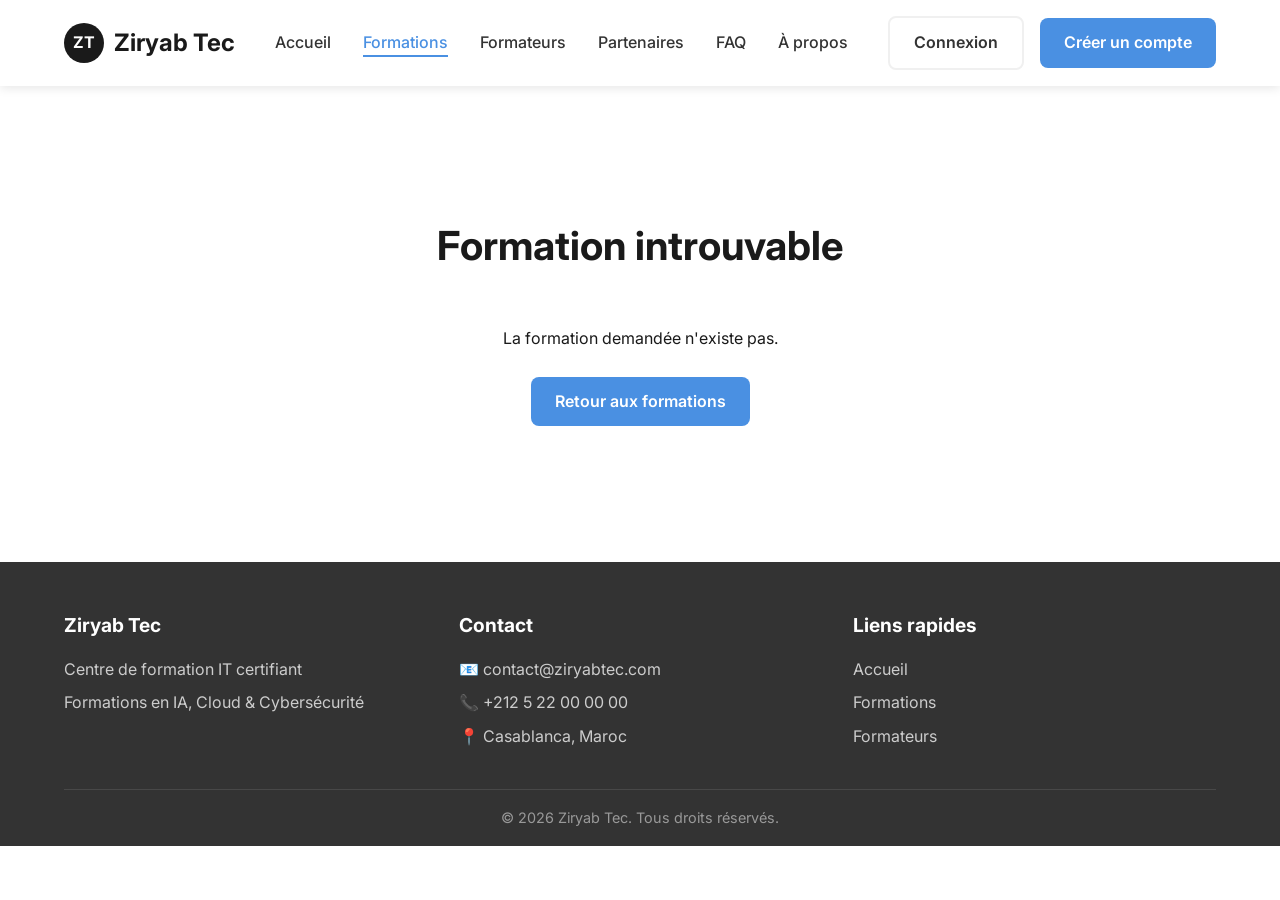
<file: pages/formation-detail.html>
<!DOCTYPE html>
<html lang="fr">

<head>
    <meta charset="UTF-8">
    <meta name="viewport" content="width=device-width, initial-scale=1.0">

    <title>Détail de la formation - Ziryab Tec</title>
<link rel="icon" type="image/svg+xml" href="../favicon.svg">
    <link rel="stylesheet" href="../css/style.css">
    <link rel="stylesheet" href="../css/responsive.css">

    <link
        href="https://fonts.googleapis.com/css2?family=Inter:wght@300;400;500;600;700&display=swap"
        rel="stylesheet"
    >
</head>

<body>

    <!-- HEADER -->
    <header class="header">

        <nav class="navbar">

            <div class="logo">
                <span class="logo-icon">ZT</span>
                <span>Ziryab Tec</span>
            </div>

            <ul class="nav-menu">

                <li>
                    <a href="../index.html">
                        Accueil
                    </a>
                </li>

                <li>
                    <a href="formations.html" class="active">
                        Formations
                    </a>
                </li>

                <li>
                    <a href="formateurs.html">
                        Formateurs
                    </a>
                </li>

                <li>
                    <a href="partenaires.html">
                        Partenaires
                    </a>
                </li>

                <li>
                    <a href="faq.html">
                        FAQ
                    </a>
                </li>

                <li>
                    <a href="apropos.html">
                        À propos
                    </a>
                </li>

            </ul>

            <div class="nav-actions">

                <a href="connexion.html" class="btn btn-outline">
                    Connexion
                </a>

                <a href="inscription.html" class="btn btn-primary">
                    Créer un compte
                </a>

            </div>

        </nav>

    </header>


    <!-- CONTENU -->
    <main>

        <section class="formations-preview">

            <!-- Cette zone sera remplie automatiquement par JavaScript -->
            <div id="formationDetail">

                <p style="text-align:center;">
                    Chargement de la formation...
                </p>

            </div>

        </section>

    </main>


    <!-- FOOTER -->
    <footer class="footer">

        <div class="footer-content">

            <div class="footer-section">

                <h3>Ziryab Tec</h3>

                <p>
                    Centre de formation IT certifiant
                </p>

                <p>
                    Formations en IA, Cloud & Cybersécurité
                </p>

            </div>


            <div class="footer-section">

                <h3>Contact</h3>

                <p>📧 contact@ziryabtec.com</p>

                <p>📞 +212 5 22 00 00 00</p>

                <p>📍 Casablanca, Maroc</p>

            </div>


            <div class="footer-section">

                <h3>Liens rapides</h3>

                <ul>

                    <li>
                        <a href="../index.html">
                            Accueil
                        </a>
                    </li>

                    <li>
                        <a href="formations.html">
                            Formations
                        </a>
                    </li>

                    <li>
                        <a href="formateurs.html">
                            Formateurs
                        </a>
                    </li>

                </ul>

            </div>

        </div>


        <div class="footer-bottom">

            <p>
                &copy; 2026 Ziryab Tec. Tous droits réservés.
            </p>

        </div>

    </footer>


    <!-- JAVASCRIPT -->
    <script src="../js/data.js"></script>
    <script src="../js/app.js"></script>

</body>

</html>
</file>
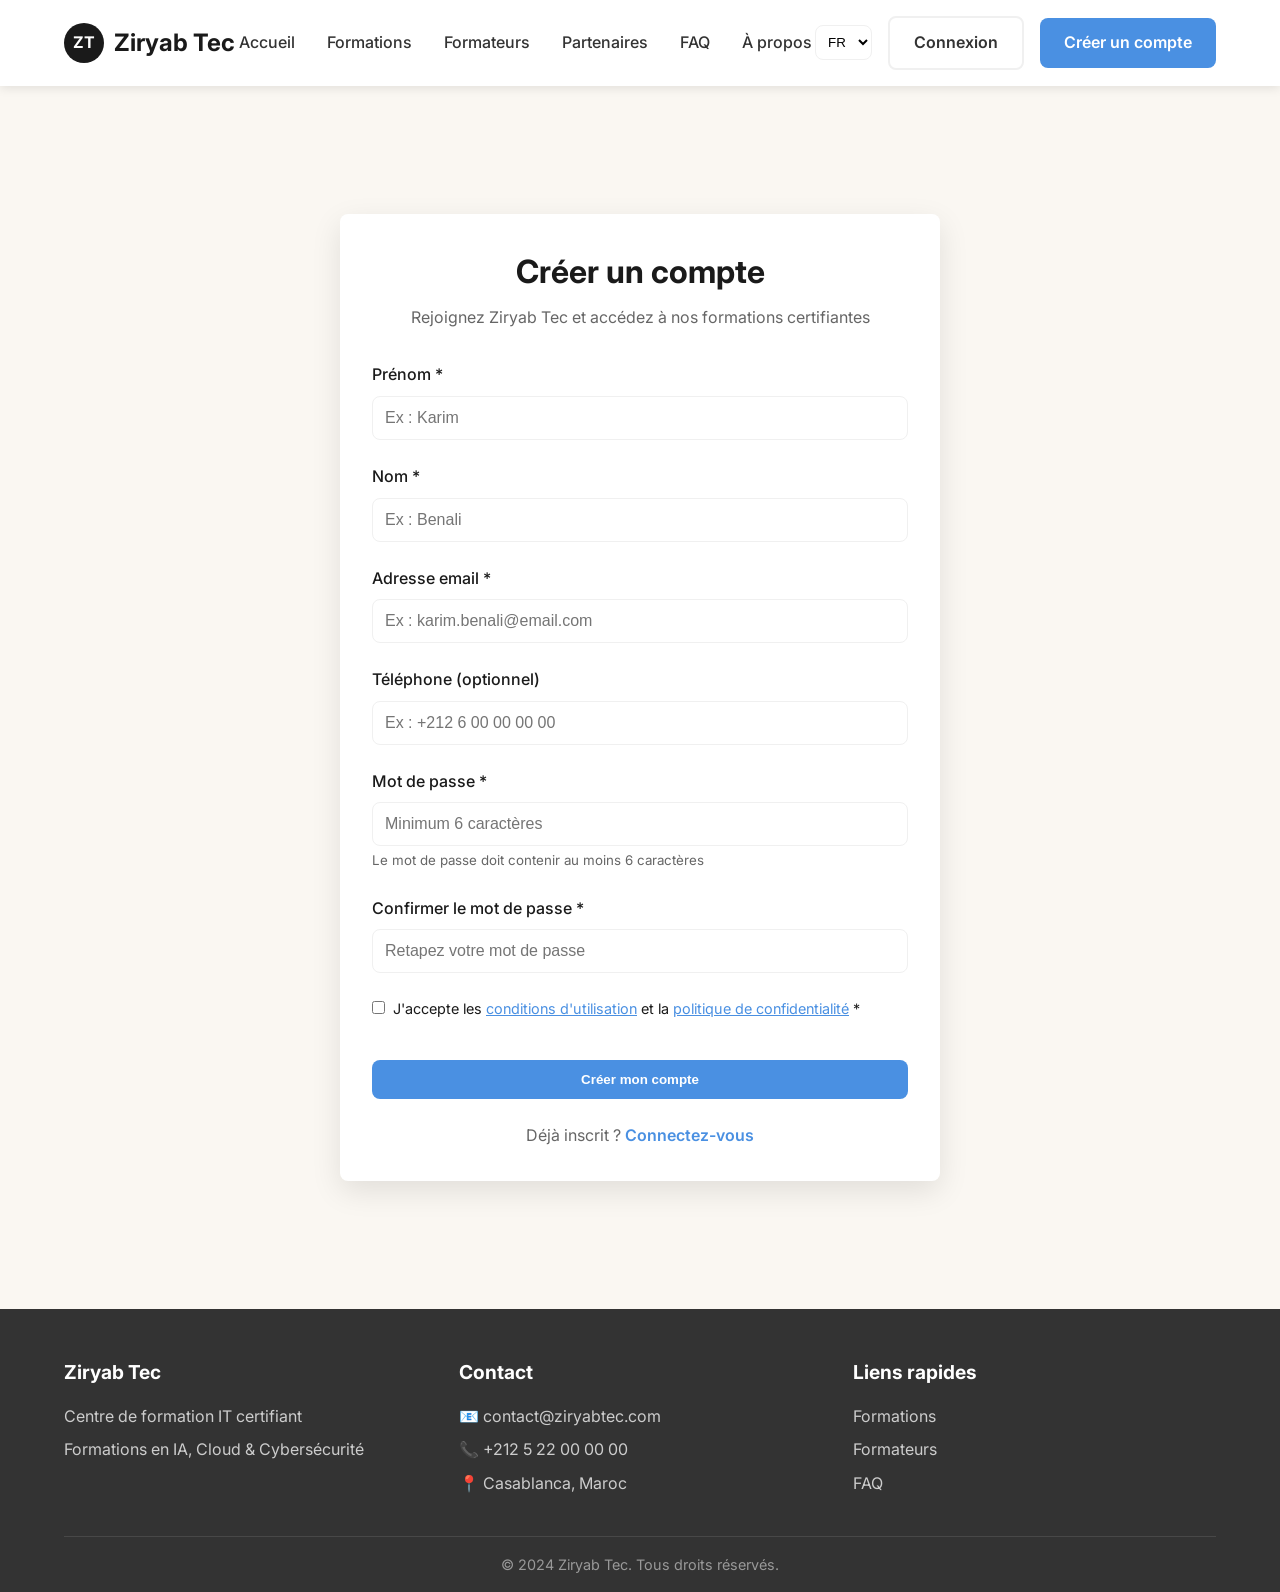
<file: pages/inscription.html>
<!DOCTYPE html>
<html lang="fr">

<head>
    <meta charset="UTF-8">
    <meta name="viewport" content="width=device-width, initial-scale=1.0">
    <title>Inscription - Ziryab Tec</title>
    <link rel="icon" type="image/svg+xml" href="../favicon.svg">
    <link rel="stylesheet" href="../css/style.css">
    <link rel="stylesheet" href="../css/responsive.css">
    <link href="https://fonts.googleapis.com/css2?family=Inter:wght@300;400;500;600;700&display=swap" rel="stylesheet">
</head>

<body>

    <!-- ==========================================
         HEADER
         ========================================== -->

    <header class="header">
        <nav class="navbar">
            <a href="../index.html" class="logo">
                <span class="logo-icon">ZT</span>
                <span>Ziryab Tec</span>
            </a>

            <ul class="nav-menu" id="navMenu">
                <li><a href="../index.html">Accueil</a></li>
                <li><a href="formations.html">Formations</a></li>
                <li><a href="formateurs.html">Formateurs</a></li>
                <li><a href="partenaires.html">Partenaires</a></li>
                <li><a href="faq.html">FAQ</a></li>
                <li><a href="apropos.html">À propos</a></li>
            </ul>

            <div class="nav-actions" id="navActions">
                <select class="language-selector">
                    <option value="fr">FR</option>
                    <option value="en">EN</option>
                </select>
                <a href="connexion.html" class="btn btn-outline">Connexion</a>
                <a href="inscription.html" class="btn btn-primary">Créer un compte</a>
            </div>

            <div class="hamburger" id="hamburger" onclick="toggleMenu()">
                <span></span>
                <span></span>
                <span></span>
            </div>
        </nav>
    </header>

    <!-- ==========================================
         FORMULAIRE D'INSCRIPTION
         ========================================== -->

    <main style="min-height: 80vh; display: flex; align-items: center; justify-content: center; padding: 4rem 5%; background: var(--beige-light);">

        <div class="form-container" style="max-width: 600px; width: 100%;">
            
            <div style="text-align: center; margin-bottom: 2rem;">
                <h1 style="font-size: 2rem; margin-bottom: 0.5rem;">Créer un compte</h1>
                <p style="color: var(--gray);">Rejoignez Ziryab Tec et accédez à nos formations certifiantes</p>
            </div>

            <!-- Zone d'affichage des messages -->
            <div id="alertContainer"></div>

            <!-- Formulaire -->
            <form id="inscriptionForm" onsubmit="inscrireUtilisateur(event)">
                
                <!-- PRÉNOM -->
                <div class="form-group">
                    <label for="prenom">Prénom *</label>
                    <input 
                        type="text" 
                        id="prenom" 
                        placeholder="Ex : Karim" 
                        required
                        autocomplete="given-name"
                    >
                </div>

                <!-- NOM -->
                <div class="form-group">
                    <label for="nom">Nom *</label>
                    <input 
                        type="text" 
                        id="nom" 
                        placeholder="Ex : Benali" 
                        required
                        autocomplete="family-name"
                    >
                </div>

                <!-- EMAIL -->
                <div class="form-group">
                    <label for="email">Adresse email *</label>
                    <input 
                        type="email" 
                        id="email" 
                        placeholder="Ex : karim.benali@email.com" 
                        required
                        autocomplete="email"
                    >
                </div>

                <!-- TÉLÉPHONE -->
                <div class="form-group">
                    <label for="telephone">Téléphone (optionnel)</label>
                    <input 
                        type="tel" 
                        id="telephone" 
                        placeholder="Ex : +212 6 00 00 00 00"
                        autocomplete="tel"
                    >
                </div>

                <!-- MOT DE PASSE -->
                <div class="form-group">
                    <label for="motDePasse">Mot de passe *</label>
                    <input 
                        type="password" 
                        id="motDePasse" 
                        placeholder="Minimum 6 caractères" 
                        required
                        minlength="6"
                        autocomplete="new-password"
                    >
                    <small style="color: var(--gray); display: block; margin-top: 0.25rem;">
                        Le mot de passe doit contenir au moins 6 caractères
                    </small>
                </div>

                <!-- CONFIRMATION MOT DE PASSE -->
                <div class="form-group">
                    <label for="confirmationMotDePasse">Confirmer le mot de passe *</label>
                    <input 
                        type="password" 
                        id="confirmationMotDePasse" 
                        placeholder="Retapez votre mot de passe" 
                        required
                        minlength="6"
                        autocomplete="new-password"
                    >
                </div>

                <!-- CONDITIONS -->
                <div class="form-group" style="display: flex; align-items: flex-start; gap: 0.5rem;">
                    <input 
                        type="checkbox" 
                        id="conditions" 
                        required
                        style="width: auto; margin-top: 0.25rem;"
                    >
                    <label for="conditions" style="margin-bottom: 0; font-weight: normal; font-size: 0.9rem;">
                        J'accepte les <a href="#" style="color: var(--blue-accent);">conditions d'utilisation</a> 
                        et la <a href="#" style="color: var(--blue-accent);">politique de confidentialité</a> *
                    </label>
                </div>

                <!-- BOUTON D'INSCRIPTION -->
                <button type="submit" class="btn btn-primary" style="width: 100%; margin-top: 1rem;">
                    Créer mon compte
                </button>

            </form>

            <!-- LIEN VERS CONNEXION -->
            <div style="text-align: center; margin-top: 1.5rem;">
                <p style="color: var(--gray);">
                    Déjà inscrit ? 
                    <a href="connexion.html" style="color: var(--blue-accent); text-decoration: none; font-weight: 600;">
                        Connectez-vous
                    </a>
                </p>
            </div>

        </div>

    </main>

    <!-- ==========================================
         FOOTER
         ========================================== -->

    <footer class="footer">
        <div class="footer-content">
            <div class="footer-section">
                <h3>Ziryab Tec</h3>
                <p>Centre de formation IT certifiant</p>
                <p>Formations en IA, Cloud & Cybersécurité</p>
            </div>
            <div class="footer-section">
                <h3>Contact</h3>
                <p>📧 contact@ziryabtec.com</p>
                <p>📞 +212 5 22 00 00 00</p>
                <p>📍 Casablanca, Maroc</p>
            </div>
            <div class="footer-section">
                <h3>Liens rapides</h3>
                <ul>
                    <li><a href="formations.html">Formations</a></li>
                    <li><a href="formateurs.html">Formateurs</a></li>
                    <li><a href="faq.html">FAQ</a></li>
                </ul>
            </div>
        </div>
        <div class="footer-bottom">
            <p>&copy; 2024 Ziryab Tec. Tous droits réservés.</p>
        </div>
    </footer>

    <!-- ==========================================
         JAVASCRIPT
         ========================================== -->

    <script src="../js/data.js"></script>
    <script>
        // ==========================================
        // INSCRIPTION UTILISATEUR
        // ==========================================

        function inscrireUtilisateur(event) {
            event.preventDefault();

            // Récupérer les valeurs
            const prenom = document.getElementById('prenom').value.trim();
            const nom = document.getElementById('nom').value.trim();
            const email = document.getElementById('email').value.trim().toLowerCase();
            const telephone = document.getElementById('telephone').value.trim();
            const motDePasse = document.getElementById('motDePasse').value;
            const confirmationMotDePasse = document.getElementById('confirmationMotDePasse').value;
            const conditions = document.getElementById('conditions').checked;

            // Validation
            if (!prenom || !nom || !email || !motDePasse || !confirmationMotDePasse) {
                afficherMessage('Veuillez remplir tous les champs obligatoires.', 'error');
                return;
            }

            // Vérifier l'email
            const emailRegex = /^[^\s@]+@[^\s@]+\.[^\s@]+$/;
            if (!emailRegex.test(email)) {
                afficherMessage('Veuillez entrer une adresse email valide.', 'error');
                return;
            }

            // Vérifier la longueur du mot de passe
            if (motDePasse.length < 6) {
                afficherMessage('Le mot de passe doit contenir au moins 6 caractères.', 'error');
                return;
            }

            // Vérifier la confirmation du mot de passe
            if (motDePasse !== confirmationMotDePasse) {
                afficherMessage('Les mots de passe ne correspondent pas.', 'error');
                return;
            }

            // Vérifier les conditions
            if (!conditions) {
                afficherMessage('Veuillez accepter les conditions d\'utilisation.', 'error');
                return;
            }

            // Vérifier si l'email existe déjà
            const utilisateurExistant = DataManager.getUserByEmail(email);
            if (utilisateurExistant) {
                afficherMessage('Cet email est déjà utilisé. Veuillez vous connecter.', 'error');
                return;
            }

            // Créer le nouvel utilisateur
            const nouvelUtilisateur = {
                nom: nom,
                prenom: prenom,
                email: email,
                telephone: telephone || '',
                password: motDePasse, // Dans une vraie application, ce serait hashé
                role: 'candidat',
                dateCreation: new Date().toISOString().split('T')[0],
                status: 'active'
            };

            // Ajouter l'utilisateur
            DataManager.addUser(nouvelUtilisateur);

            // Afficher le message de succès
            afficherMessage('✅ Inscription réussie ! Redirection vers la connexion...', 'success');

            // Réinitialiser le formulaire
            document.getElementById('inscriptionForm').reset();

            // Rediriger vers la page de connexion après 2 secondes
            setTimeout(function() {
                window.location.href = 'connexion.html';
            }, 2000);
        }

        // ==========================================
        // AFFICHER UN MESSAGE
        // ==========================================

        function afficherMessage(message, type = 'success') {
            const container = document.getElementById('alertContainer');
            
            container.innerHTML = `
                <div class="alert alert-${type}">
                    ${message}
                </div>
            `;

            // Faire défiler jusqu'au message
            container.scrollIntoView({ behavior: 'smooth', block: 'center' });

            // Effacer le message après 5 secondes
            setTimeout(function() {
                container.innerHTML = '';
            }, 5000);
        }

        // ==========================================
        // MENU MOBILE
        // ==========================================

        function toggleMenu() {
            const navMenu = document.getElementById('navMenu');
            const hamburger = document.getElementById('hamburger');
            
            navMenu.classList.toggle('active');
            hamburger.classList.toggle('active');
        }
    </script>

</body>

</html>
</file>
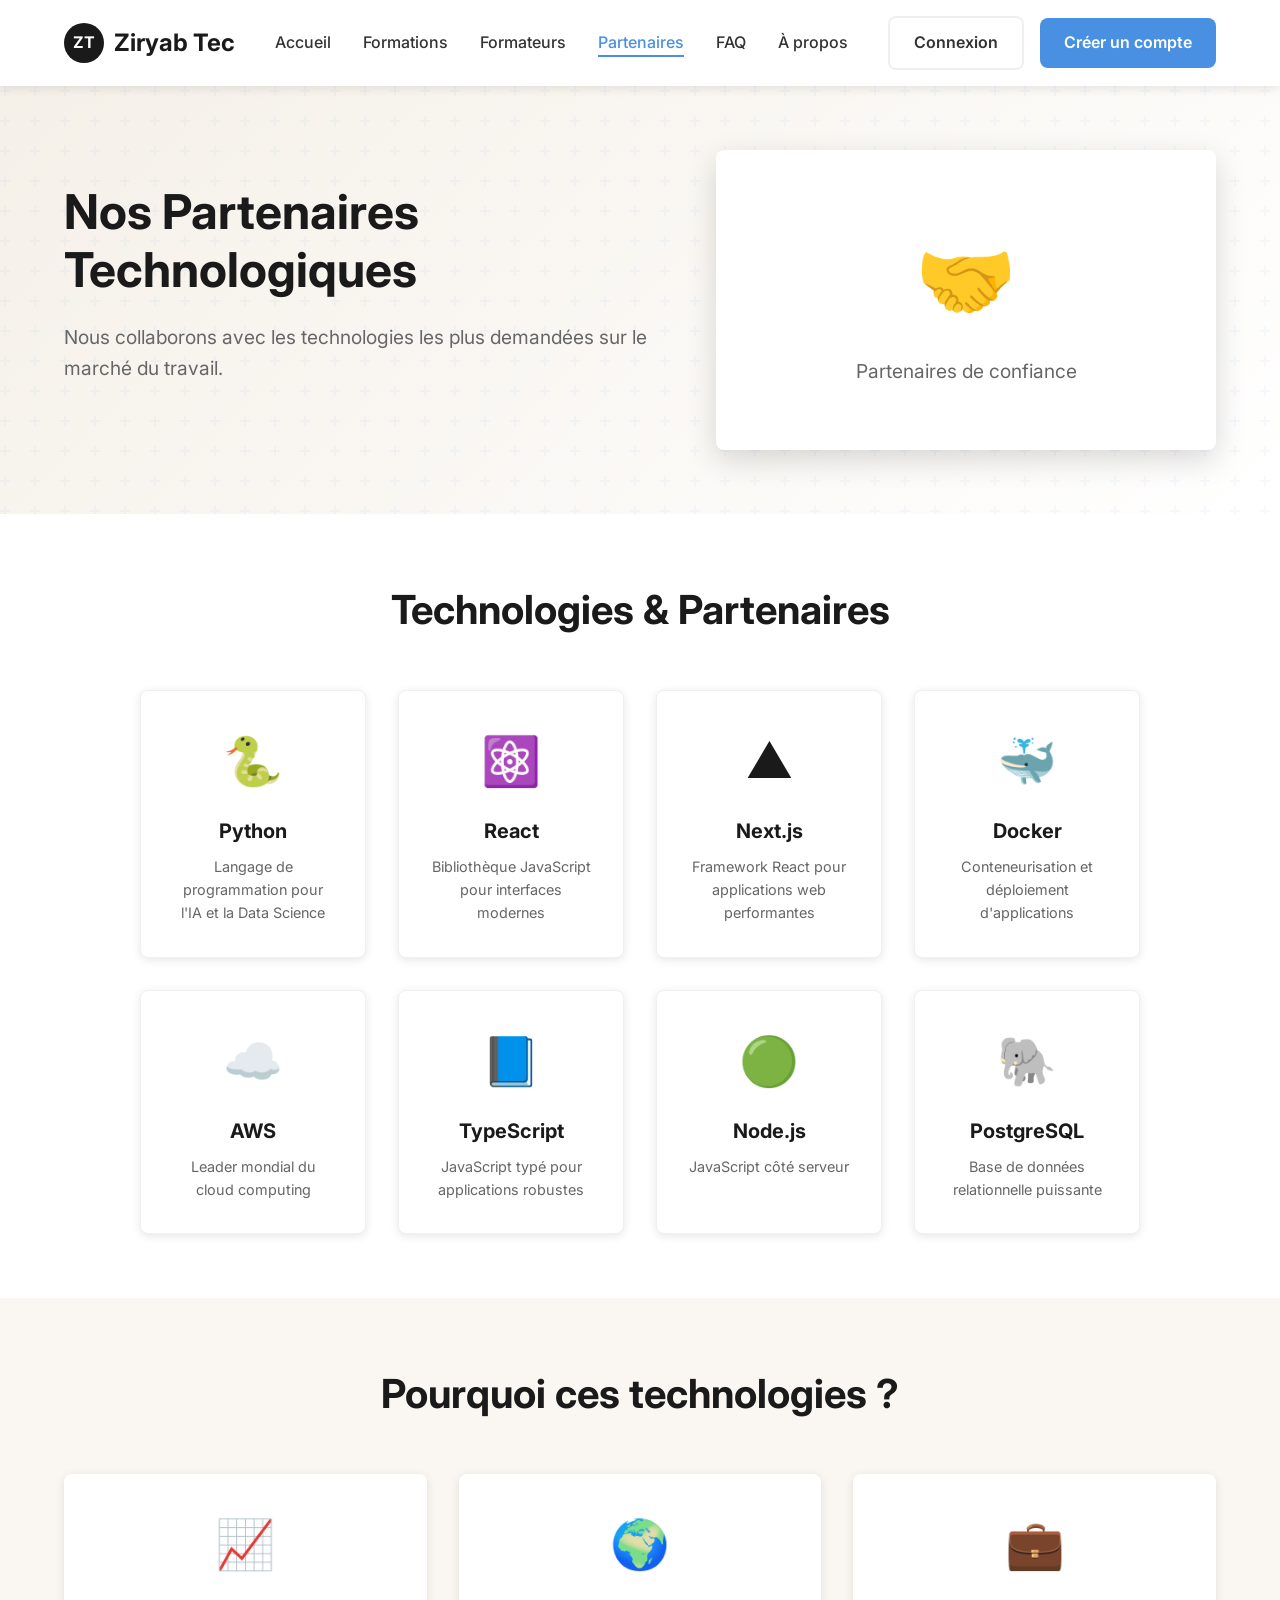
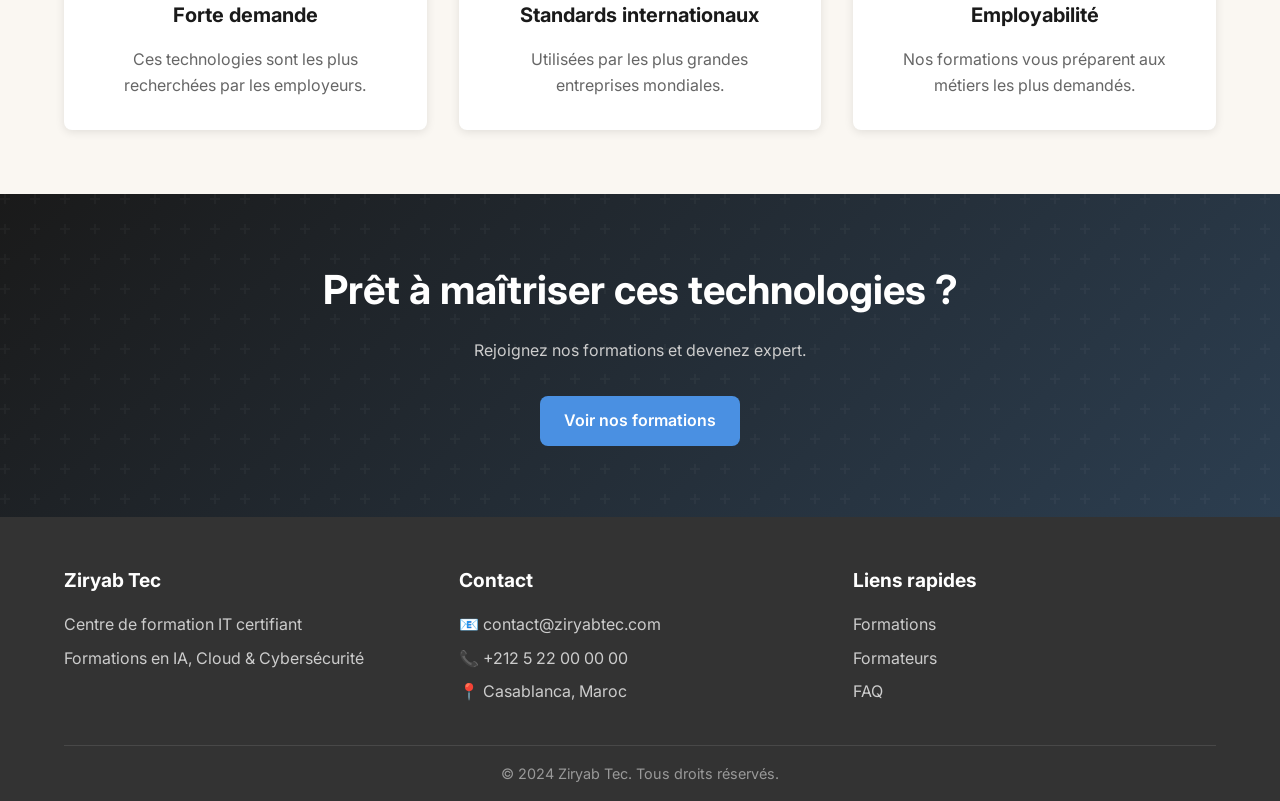
<file: pages/partenaires.html>
<!DOCTYPE html>
<html lang="fr">

<head>
    <meta charset="UTF-8">
    <meta name="viewport" content="width=device-width, initial-scale=1.0">
    <title>Partenaires - Ziryab Tec</title>
    <link rel="icon" type="image/svg+xml" href="../favicon.svg">
    <link rel="stylesheet" href="../css/style.css">
    <link rel="stylesheet" href="../css/responsive.css">
    <link href="https://fonts.googleapis.com/css2?family=Inter:wght@300;400;500;600;700&display=swap" rel="stylesheet">
</head>

<body>

    <!-- HEADER -->
    <header class="header">
        <nav class="navbar">
            <a href="../index.html" class="logo">
                <span class="logo-icon">ZT</span>
                <span>Ziryab Tec</span>
            </a>

            <ul class="nav-menu" id="navMenu">
                <li><a href="../index.html">Accueil</a></li>
                <li><a href="formations.html">Formations</a></li>
                <li><a href="formateurs.html">Formateurs</a></li>
                <li><a href="partenaires.html" class="active">Partenaires</a></li>
                <li><a href="faq.html">FAQ</a></li>
                <li><a href="apropos.html">À propos</a></li>
            </ul>

            <div class="nav-actions">
                <a href="connexion.html" class="btn btn-outline">Connexion</a>
                <a href="inscription.html" class="btn btn-primary">Créer un compte</a>
            </div>

            <div class="hamburger" id="hamburger" onclick="toggleMenu()">
                <span></span>
                <span></span>
                <span></span>
            </div>
        </nav>
    </header>

    <!-- HERO -->
    <section class="hero" style="min-height: 400px;">
        <div class="hero-content">
            <h1>Nos Partenaires Technologiques</h1>
            <p>Nous collaborons avec les technologies les plus demandées sur le marché du travail.</p>
        </div>
        <div class="hero-image">
            <div class="hero-placeholder" style="height: 300px;">
                <span class="hero-icon">🤝</span>
                <p>Partenaires de confiance</p>
            </div>
        </div>
    </section>

    <!-- PARTENAIRES -->
    <section style="padding: 4rem 5%; background: var(--white);">
        <h2 style="text-align: center; font-size: 2.5rem; margin-bottom: 3rem;">
            Technologies & Partenaires
        </h2>

        <div class="partners-grid" style="
            display: grid;
            grid-template-columns: repeat(auto-fit, minmax(200px, 1fr));
            gap: 2rem;
            max-width: 1000px;
            margin: 0 auto;
        ">
            <!-- Python -->
            <div class="partner-card">
                <div class="partner-icon">🐍</div>
                <h3>Python</h3>
                <p>Langage de programmation pour l'IA et la Data Science</p>
            </div>

            <!-- React -->
            <div class="partner-card">
                <div class="partner-icon">⚛️</div>
                <h3>React</h3>
                <p>Bibliothèque JavaScript pour interfaces modernes</p>
            </div>

            <!-- Next.js -->
            <div class="partner-card">
                <div class="partner-icon">▲</div>
                <h3>Next.js</h3>
                <p>Framework React pour applications web performantes</p>
            </div>

            <!-- Docker -->
            <div class="partner-card">
                <div class="partner-icon">🐳</div>
                <h3>Docker</h3>
                <p>Conteneurisation et déploiement d'applications</p>
            </div>

            <!-- AWS -->
            <div class="partner-card">
                <div class="partner-icon">☁️</div>
                <h3>AWS</h3>
                <p>Leader mondial du cloud computing</p>
            </div>

            <!-- TypeScript -->
            <div class="partner-card">
                <div class="partner-icon">📘</div>
                <h3>TypeScript</h3>
                <p>JavaScript typé pour applications robustes</p>
            </div>

            <!-- Node.js -->
            <div class="partner-card">
                <div class="partner-icon">🟢</div>
                <h3>Node.js</h3>
                <p>JavaScript côté serveur</p>
            </div>

            <!-- PostgreSQL -->
            <div class="partner-card">
                <div class="partner-icon">🐘</div>
                <h3>PostgreSQL</h3>
                <p>Base de données relationnelle puissante</p>
            </div>
        </div>
    </section>

    <!-- POURQUOI CES PARTENAIRES -->
    <section class="why-us">
        <h2>Pourquoi ces technologies ?</h2>
        <div class="features-grid">
            <div class="feature-card">
                <div class="feature-icon">📈</div>
                <h3>Forte demande</h3>
                <p>Ces technologies sont les plus recherchées par les employeurs.</p>
            </div>
            <div class="feature-card">
                <div class="feature-icon">🌍</div>
                <h3>Standards internationaux</h3>
                <p>Utilisées par les plus grandes entreprises mondiales.</p>
            </div>
            <div class="feature-card">
                <div class="feature-icon">💼</div>
                <h3>Employabilité</h3>
                <p>Nos formations vous préparent aux métiers les plus demandés.</p>
            </div>
        </div>
    </section>

    <!-- CTA -->
    <section class="cta">
        <h2>Prêt à maîtriser ces technologies ?</h2>
        <p>Rejoignez nos formations et devenez expert.</p>
        <a href="formations.html" class="btn btn-primary">Voir nos formations</a>
    </section>

    <!-- FOOTER -->
    <footer class="footer">
        <div class="footer-content">
            <div class="footer-section">
                <h3>Ziryab Tec</h3>
                <p>Centre de formation IT certifiant</p>
                <p>Formations en IA, Cloud & Cybersécurité</p>
            </div>
            <div class="footer-section">
                <h3>Contact</h3>
                <p>📧 contact@ziryabtec.com</p>
                <p>📞 +212 5 22 00 00 00</p>
                <p>📍 Casablanca, Maroc</p>
            </div>
            <div class="footer-section">
                <h3>Liens rapides</h3>
                <ul>
                    <li><a href="formations.html">Formations</a></li>
                    <li><a href="formateurs.html">Formateurs</a></li>
                    <li><a href="faq.html">FAQ</a></li>
                </ul>
            </div>
        </div>
        <div class="footer-bottom">
            <p>&copy; 2024 Ziryab Tec. Tous droits réservés.</p>
        </div>
    </footer>

    <script>
        function toggleMenu() {
            const navMenu = document.getElementById('navMenu');
            navMenu.classList.toggle('active');
        }
    </script>

</body>

</html>
</file>
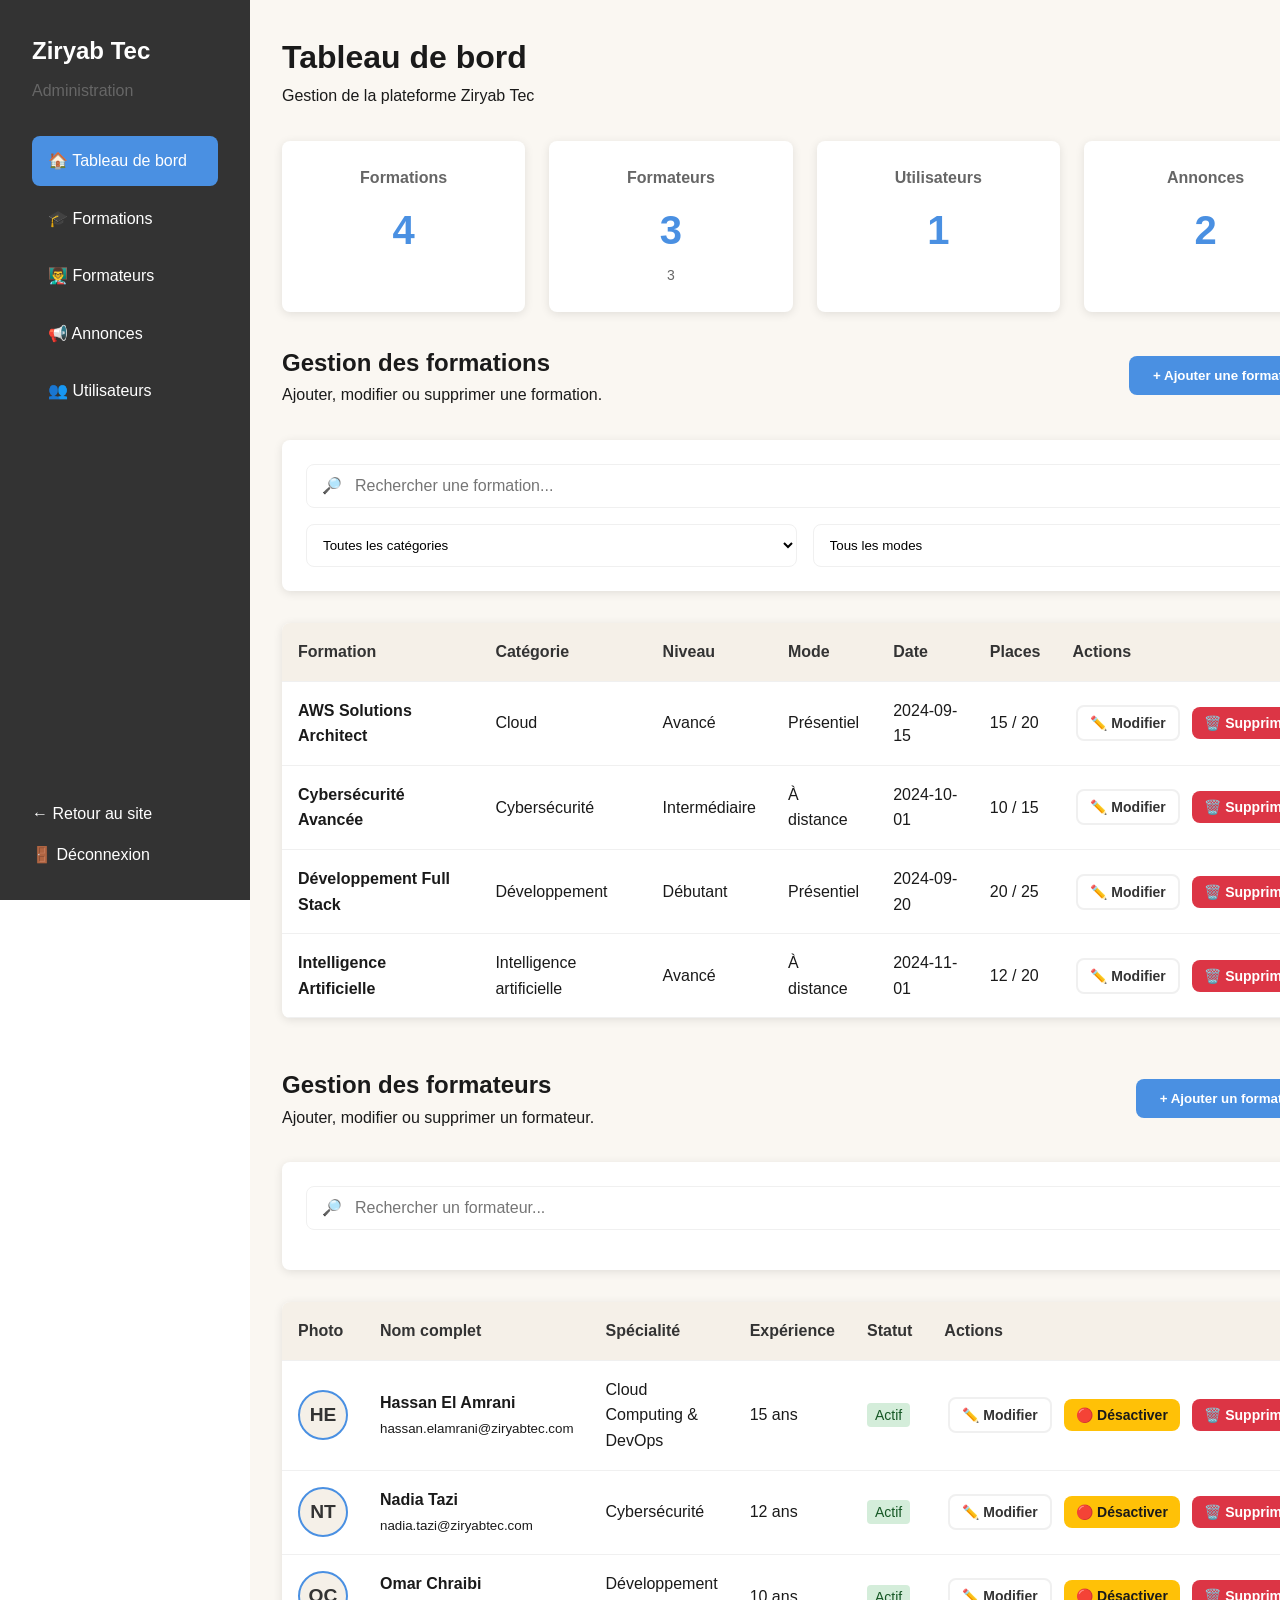
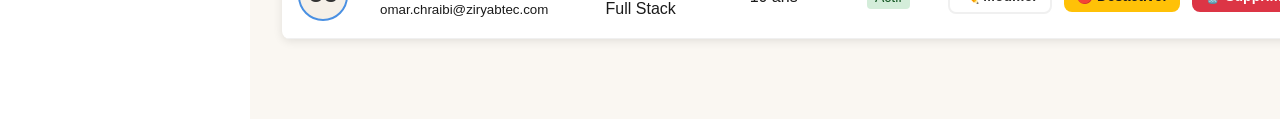
<file: pages/admin/dashboard.html>
<!DOCTYPE html>
<html lang="fr">

<head>
    <meta charset="UTF-8">
    <meta name="viewport" content="width=device-width, initial-scale=1.0">
    <title>Administration - Ziryab Tec</title>
    <link rel="icon" type="image/svg+xml" href="../../favicon.svg">
    <link rel="stylesheet" href="../../css/style.css">
    <link rel="stylesheet" href="../../css/responsive.css">
</head>

<body>

    <!-- ==========================================
         ESPACE ADMIN
         ========================================== -->

    <div class="admin-layout">

        <!-- ==========================================
             MENU À GAUCHE
             ========================================== -->

        <aside class="admin-sidebar">

            <div class="admin-logo">
                <h2>Ziryab Tec</h2>
                <p>Administration</p>
            </div>

         <nav class="admin-nav">
    <a href="dashboard.html" class="active">
        🏠 Tableau de bord
    </a>
    <a href="dashboard.html#formations">
        🎓 Formations
    </a>
    <a href="dashboard.html#formateurs">
        👨‍🏫 Formateurs
    </a>
    <a href="gestion-annonces.html">
        📢 Annonces
    </a>
    <a href="gestion-utilisateurs.html">
        👥 Utilisateurs
    </a>
</nav>

            <div class="admin-footer">
                <a href="../../index.html">
                    ← Retour au site
                </a>
                <a href="#" id="logoutBtn">
                    🚪 Déconnexion
                </a>
            </div>

        </aside>

        <!-- ==========================================
             CONTENU
             ========================================== -->

        <main class="admin-main">

            <!-- HEADER -->
            <div class="admin-header">
                <div>
                    <h1>Tableau de bord</h1>
                    <p>Gestion de la plateforme Ziryab Tec</p>
                </div>
            </div>

            <!-- ==========================================
                 STATISTIQUES
                 ========================================== -->

            <div class="stats-grid">

                <div class="stat-card">
                    <h3>Formations</h3>
                    <div class="stat-number" id="formationsCount">0</div>
                </div>

                <div class="stat-card">
                    <h3>Formateurs</h3>
                    <div class="stat-number" id="formateursCount">0</div>
                    <small id="formateursActifs" style="color: #666;">0 actifs</small>
                </div>

                <div class="stat-card">
                    <h3>Utilisateurs</h3>
                    <div class="stat-number" id="usersCount">0</div>
                </div>

                <div class="stat-card">
                    <h3>Annonces</h3>
                    <div class="stat-number" id="annoncesCount">0</div>
                </div>

            </div>

            <!-- ==========================================
                 GESTION DES FORMATIONS
                 ========================================== -->

            <section id="formations" style="margin-bottom: 3rem;">

                <div class="admin-header">
                    <div>
                        <h2>Gestion des formations</h2>
                        <p>Ajouter, modifier ou supprimer une formation.</p>
                    </div>
                    <button class="btn btn-primary" id="addFormationBtn">
                        + Ajouter une formation
                    </button>
                </div>

                <!-- RECHERCHE -->
                <div class="search-filters">
                    <div class="search-bar">
                        <span class="search-icon">🔎</span>
                        <input type="text" id="searchFormation" placeholder="Rechercher une formation...">
                    </div>

                    <div class="filters">
                        <select class="filter-select" id="filterCategory">
                            <option value="">Toutes les catégories</option>
                            <option value="Cloud">Cloud</option>
                            <option value="Cybersécurité">Cybersécurité</option>
                            <option value="Développement">Développement</option>
                            <option value="Intelligence artificielle">Intelligence artificielle</option>
                        </select>

                        <select class="filter-select" id="filterMode">
                            <option value="">Tous les modes</option>
                            <option value="Présentiel">Présentiel</option>
                            <option value="À distance">À distance</option>
                        </select>
                    </div>
                </div>

                <!-- TABLEAU -->
                <div class="table-container">
                    <table class="admin-table">
                        <thead>
                            <tr>
                                <th>Formation</th>
                                <th>Catégorie</th>
                                <th>Niveau</th>
                                <th>Mode</th>
                                <th>Date</th>
                                <th>Places</th>
                                <th>Actions</th>
                            </tr>
                        </thead>
                        <tbody id="formationsTableBody">
                        </tbody>
                    </table>
                </div>

            </section>

            <!-- ==========================================
                 GESTION DES FORMATEURS
                 ========================================== -->

            <section id="formateurs" style="margin-bottom: 3rem;">

                <div class="admin-header">
                    <div>
                        <h2>Gestion des formateurs</h2>
                        <p>Ajouter, modifier ou supprimer un formateur.</p>
                    </div>
                    <button class="btn btn-primary" id="addFormateurBtn">
                        + Ajouter un formateur
                    </button>
                </div>

                <!-- RECHERCHE -->
                <div class="search-filters">
                    <div class="search-bar">
                        <span class="search-icon">🔎</span>
                        <input type="text" id="searchFormateur" placeholder="Rechercher un formateur...">
                    </div>
                </div>

                <!-- TABLEAU -->
                <div class="table-container">
                    <table class="admin-table">
                        <thead>
                            <tr>
                                <th>Photo</th>
                                <th>Nom complet</th>
                                <th>Spécialité</th>
                                <th>Expérience</th>
                                <th>Statut</th>
                                <th>Actions</th>
                            </tr>
                        </thead>
                        <tbody id="formateursTableBody">
                        </tbody>
                    </table>
                </div>

            </section>

        </main>

    </div>

    <!-- ==========================================
         MODAL FORMATION (AJOUT / MODIFICATION)
         ========================================== -->

    <div class="modal" id="formationModal">
        <div class="modal-content">
            <div class="modal-header">
                <h2 id="modalTitle">Ajouter une formation</h2>
                <button class="modal-close" id="closeModalBtn">×</button>
            </div>

            <!-- FORMULAIRE FORMATION -->
            <form id="formationForm">
                <input type="hidden" id="formationId">

                <!-- NOM -->
                <div class="form-group">
                    <label for="formationNom">Nom de la formation</label>
                    <input type="text" id="formationNom" required>
                </div>

                <!-- DESCRIPTION -->
                <div class="form-group">
                    <label for="formationDescription">Description</label>
                    <textarea id="formationDescription" required></textarea>
                </div>

                <!-- CATÉGORIE -->
                <div class="form-group">
                    <label for="formationCategorie">Catégorie</label>
                    <select id="formationCategorie" required>
                        <option value="">Choisir une catégorie</option>
                        <option value="Cloud">Cloud</option>
                        <option value="Cybersécurité">Cybersécurité</option>
                        <option value="Développement">Développement</option>
                        <option value="Intelligence artificielle">Intelligence artificielle</option>
                    </select>
                </div>

                <!-- NIVEAU -->
                <div class="form-group">
                    <label for="formationNiveau">Niveau</label>
                    <select id="formationNiveau" required>
                        <option value="">Choisir un niveau</option>
                        <option value="Débutant">Débutant</option>
                        <option value="Intermédiaire">Intermédiaire</option>
                        <option value="Avancé">Avancé</option>
                    </select>
                </div>

                <!-- MODE -->
                <div class="form-group">
                    <label for="formationMode">Mode de formation</label>
                    <select id="formationMode" required>
                        <option value="">Choisir le mode</option>
                        <option value="Présentiel">Présentiel</option>
                        <option value="À distance">À distance</option>
                    </select>
                </div>

                <!-- DATE DÉBUT -->
                <div class="form-group">
                    <label for="formationDate">Date de début</label>
                    <input type="date" id="formationDate" required>
                </div>

                <!-- DATE FIN -->
                <div class="form-group">
                    <label for="formationDateFin">Date de fin</label>
                    <input type="date" id="formationDateFin" required>
                </div>

                <!-- DURÉE -->
                <div class="form-group">
                    <label for="formationDuree">Durée</label>
                    <input type="text" id="formationDuree" placeholder="Exemple : 3 mois" required>
                </div>

                <!-- FORMATEUR -->
                <div class="form-group">
                    <label for="formationFormateur">Formateur</label>
                    <select id="formationFormateur" required>
                        <option value="">Choisir un formateur</option>
                        <!-- Rempli dynamiquement par JavaScript -->
                    </select>
                </div>

                <!-- PRIX -->
                <div class="form-group">
                    <label for="formationPrix">Prix (DH)</label>
                    <input type="number" id="formationPrix" min="0" placeholder="Exemple : 15000" required>
                </div>

                <!-- PLACES -->
                <div class="form-group">
                    <label for="formationPlaces">Nombre de places</label>
                    <input type="number" id="formationPlaces" min="1" required>
                </div>

                <!-- BOUTONS -->
                <div style="display:flex; gap:1rem; justify-content:flex-end;">
                    <button type="button" class="btn btn-outline" id="cancelModalBtn">Annuler</button>
                    <button type="submit" class="btn btn-primary">Enregistrer</button>
                </div>
            </form>
        </div>
    </div>

    <!-- ==========================================
         MODAL FORMATEUR (AJOUT / MODIFICATION)
         ========================================== -->

    <div class="modal" id="formateurModal">
        <div class="modal-content">
            <div class="modal-header">
                <h2 id="formateurModalTitle">Ajouter un formateur</h2>
                <button class="modal-close" id="closeFormateurModalBtn">×</button>
            </div>

            <!-- FORMULAIRE FORMATEUR -->
            <form id="formateurForm">
                <input type="hidden" id="formateurId">

                <!-- PRÉNOM -->
                <div class="form-group">
                    <label for="formateurPrenom">Prénom *</label>
                    <input type="text" id="formateurPrenom" placeholder="Ex : Hassan" required>
                </div>

                <!-- NOM -->
                <div class="form-group">
                    <label for="formateurNom">Nom *</label>
                    <input type="text" id="formateurNom" placeholder="Ex : El Amrani" required>
                </div>

                <!-- SPÉCIALITÉ -->
                <div class="form-group">
                    <label for="formateurSpecialite">Spécialité *</label>
                    <select id="formateurSpecialite" required>
                        <option value="">Sélectionner une spécialité</option>
                        <option value="Cloud Computing & DevOps">Cloud Computing & DevOps</option>
                        <option value="Cybersécurité">Cybersécurité</option>
                        <option value="Développement Full Stack">Développement Full Stack</option>
                        <option value="Intelligence Artificielle">Intelligence Artificielle</option>
                        <option value="Data Science">Data Science</option>
                        <option value="Réseaux & Systèmes">Réseaux & Systèmes</option>
                    </select>
                </div>

                <!-- EXPÉRIENCE -->
                <div class="form-group">
                    <label for="formateurExperience">Années d'expérience *</label>
                    <input type="number" id="formateurExperience" min="1" max="50" placeholder="Ex : 10" required>
                </div>

                <!-- BIOGRAPHIE -->
                <div class="form-group">
                    <label for="formateurBio">Biographie *</label>
                    <textarea id="formateurBio" rows="4" placeholder="Décrivez l'expertise du formateur..." required></textarea>
                </div>

                <!-- CERTIFICATIONS -->
                <div class="form-group">
                    <label for="formateurCertifications">Certifications *</label>
                    <input type="text" id="formateurCertifications" placeholder="Ex : AWS, CISSP, React (séparées par des virgules)" required>
                </div>

                <!-- EMAIL -->
                <div class="form-group">
                    <label for="formateurEmail">Email professionnel *</label>
                    <input type="email" id="formateurEmail" placeholder="Ex : hassan@ziryabtec.com" required>
                </div>

                <!-- BOUTONS -->
                <div style="display:flex; gap:1rem; justify-content:flex-end;">
                    <button type="button" class="btn btn-outline" id="cancelFormateurModalBtn">Annuler</button>
                    <button type="submit" class="btn btn-primary">Enregistrer</button>
                </div>
            </form>
        </div>
    </div>

    <!-- ==========================================
         JAVASCRIPT
         ========================================== -->

    <script src="../../js/data.js"></script>
    <script src="../../js/admin.js"></script>
<script src="../../js/animations.js"></script>
</body>
</html>
</file>
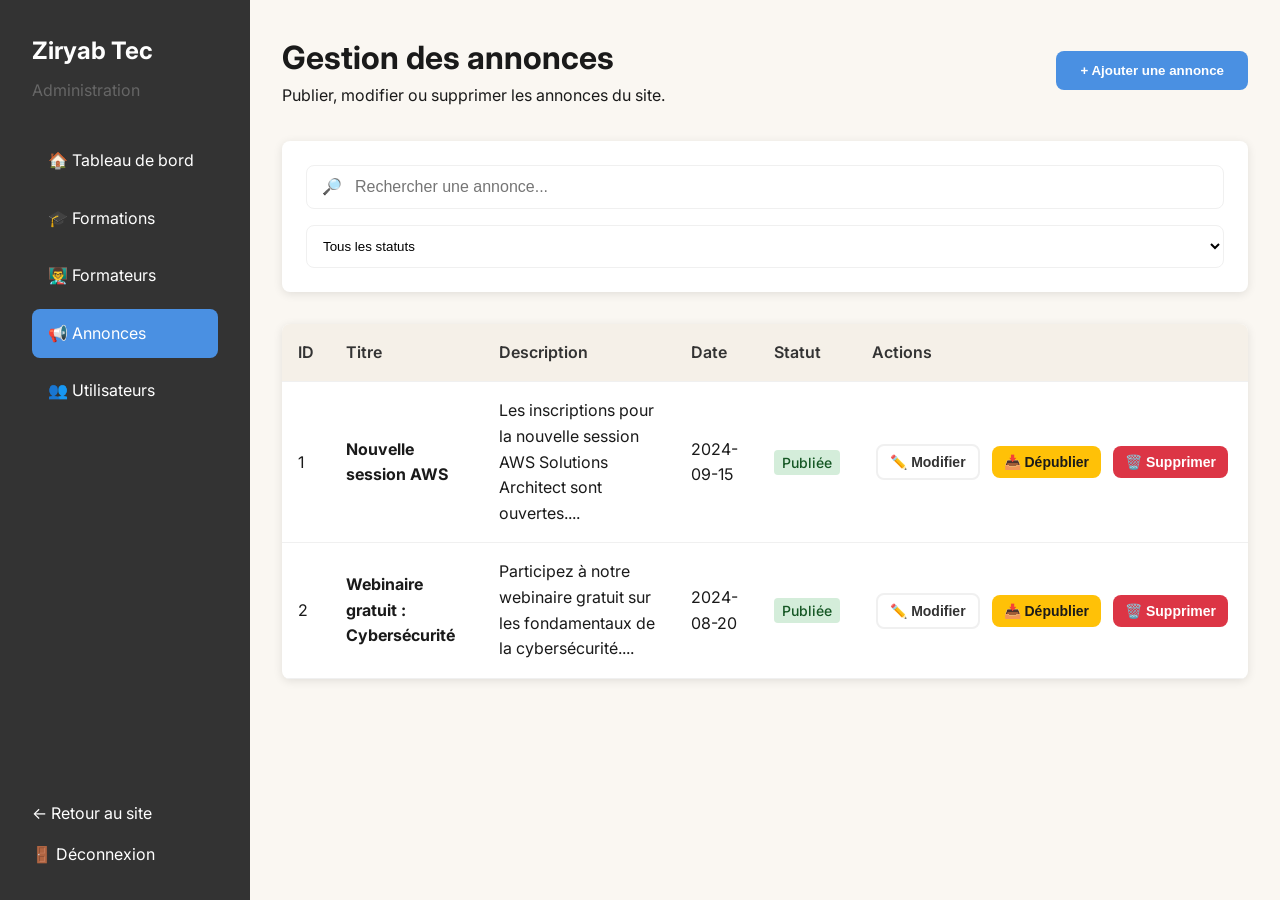
<file: pages/admin/gestion-annonces.html>
<!DOCTYPE html>
<html lang="fr">

<head>
    <meta charset="UTF-8">
    <meta name="viewport" content="width=device-width, initial-scale=1.0">
    <title>Gestion des Annonces - Ziryab Tec</title>
    <link rel="icon" type="image/svg+xml" href="../favicon.svg">
    <link rel="stylesheet" href="../../css/style.css">
    <link rel="stylesheet" href="../../css/responsive.css">
    <link href="https://fonts.googleapis.com/css2?family=Inter:wght@300;400;500;600;700&display=swap" rel="stylesheet">
</head>

<body>

    <!-- ==========================================
         ESPACE ADMIN
         ========================================== -->

    <div class="admin-layout">

        <!-- ==========================================
             MENU À GAUCHE
             ========================================== -->

        <aside class="admin-sidebar">
            <div class="admin-logo">
                <h2>Ziryab Tec</h2>
                <p>Administration</p>
            </div>

            <nav class="admin-nav">
    <a href="dashboard.html">
        🏠 Tableau de bord
    </a>
    <a href="dashboard.html#formations">
        🎓 Formations
    </a>
    <a href="dashboard.html#formateurs">
        👨‍🏫 Formateurs
    </a>
    <a href="gestion-annonces.html" class="active">
        📢 Annonces
    </a>
    <a href="gestion-utilisateurs.html">
        👥 Utilisateurs
    </a>
</nav>

            <div class="admin-footer">
                <a href="../../index.html">
                    ← Retour au site
                </a>
                <a href="#" id="logoutBtn">
                    🚪 Déconnexion
                </a>
            </div>
        </aside>

        <!-- ==========================================
             CONTENU
             ========================================== -->

        <main class="admin-main">

            <!-- HEADER -->
            <div class="admin-header">
                <div>
                    <h1>Gestion des annonces</h1>
                    <p>Publier, modifier ou supprimer les annonces du site.</p>
                </div>
                <button class="btn btn-primary" id="addAnnonceBtn">
                    + Ajouter une annonce
                </button>
            </div>

            <!-- Zone d'affichage des messages -->
            <div id="alertContainer"></div>

            <!-- RECHERCHE -->
            <div class="search-filters">
                <div class="search-bar">
                    <span class="search-icon">🔎</span>
                    <input 
                        type="text" 
                        id="searchAnnonce" 
                        placeholder="Rechercher une annonce..."
                        oninput="filtrerAnnonces()"
                    >
                </div>

                <div class="filters">
                    <select id="filterStatut" class="filter-select" onchange="filtrerAnnonces()">
                        <option value="">Tous les statuts</option>
                        <option value="publie">Publiées</option>
                        <option value="brouillon">Brouillons</option>
                    </select>
                </div>
            </div>

            <!-- TABLEAU DES ANNONCES -->
            <div class="table-container">
                <table class="admin-table">
                    <thead>
                        <tr>
                            <th>ID</th>
                            <th>Titre</th>
                            <th>Description</th>
                            <th>Date</th>
                            <th>Statut</th>
                            <th>Actions</th>
                        </tr>
                    </thead>
                    <tbody id="annoncesTableBody">
                        <!-- Rempli dynamiquement par JavaScript -->
                    </tbody>
                </table>
            </div>

        </main>

    </div>

    <!-- ==========================================
         MODAL AJOUT / MODIFICATION D'ANNONCE
         ========================================== -->

    <div class="modal" id="annonceModal">
        <div class="modal-content">
            <div class="modal-header">
                <h2 id="annonceModalTitle">Ajouter une annonce</h2>
                <button class="modal-close" id="closeAnnonceModalBtn">×</button>
            </div>

            <form id="annonceForm">
                <input type="hidden" id="annonceId">

                <!-- TITRE -->
                <div class="form-group">
                    <label for="annonceTitre">Titre de l'annonce *</label>
                    <input 
                        type="text" 
                        id="annonceTitre" 
                        placeholder="Ex : Nouvelle session AWS" 
                        required
                    >
                </div>

                <!-- DESCRIPTION -->
                <div class="form-group">
                    <label for="annonceDescription">Description *</label>
                    <textarea 
                        id="annonceDescription" 
                        rows="4" 
                        placeholder="Décrivez votre annonce..."
                        required
                    ></textarea>
                </div>

                <!-- DATE -->
                <div class="form-group">
                    <label for="annonceDate">Date de publication *</label>
                    <input 
                        type="date" 
                        id="annonceDate" 
                        required
                    >
                </div>

                <!-- STATUT -->
                <div class="form-group">
                    <label for="annonceStatut">Statut *</label>
                    <select id="annonceStatut" required>
                        <option value="publie">Publiée</option>
                        <option value="brouillon">Brouillon</option>
                    </select>
                </div>

                <!-- BOUTONS -->
                <div style="display:flex; gap:1rem; justify-content:flex-end;">
                    <button 
                        type="button" 
                        class="btn btn-outline" 
                        id="cancelAnnonceModalBtn"
                    >
                        Annuler
                    </button>
                    <button type="submit" class="btn btn-primary">
                        Enregistrer
                    </button>
                </div>
            </form>
        </div>
    </div>

    <!-- ==========================================
         JAVASCRIPT
         ========================================== -->

    <script src="../../js/data.js"></script>
    <script>
        // ==========================================
        // INITIALISATION
        // ==========================================

        document.addEventListener('DOMContentLoaded', function() {
            afficherAnnonces();
            initialiserModalAnnonce();
            initialiserDeconnexion();
        });

        // ==========================================
        // AFFICHER LES ANNONCES
        // ==========================================

        function afficherAnnonces(annonces) {
            const container = document.getElementById('annoncesTableBody');
            if (!container) return;

            const toutesAnnonces = annonces || DataManager.getAnnonces();
            container.innerHTML = '';

            if (toutesAnnonces.length === 0) {
                container.innerHTML = `
                    <tr>
                        <td colspan="6" class="text-center">
                            Aucune annonce trouvée
                        </td>
                    </tr>
                `;
                return;
            }

            // Trier par date (plus récentes en premier)
            toutesAnnonces.sort((a, b) => new Date(b.date) - new Date(a.date));

            toutesAnnonces.forEach(function(annonce) {
                const ligne = document.createElement('tr');
                ligne.innerHTML = `
                    <td>${annonce.id}</td>
                    <td><strong>${annonce.titre}</strong></td>
                    <td>${annonce.description.substring(0, 80)}...</td>
                    <td>${annonce.date}</td>
                    <td>
                        <span class="status-badge status-${annonce.statut}">
                            ${annonce.statut === 'publie' ? 'Publiée' : 'Brouillon'}
                        </span>
                    </td>
                    <td>
                        <button 
                            class="btn btn-sm btn-outline" 
                            onclick="modifierAnnonce(${annonce.id})"
                        >
                            ✏️ Modifier
                        </button>
                        <button 
                            class="btn btn-sm ${annonce.statut === 'publie' ? 'btn-warning' : 'btn-success'}" 
                            onclick="basculerStatutAnnonce(${annonce.id})"
                        >
                            ${annonce.statut === 'publie' ? '📥 Dépublier' : '📤 Publier'}
                        </button>
                        <button 
                            class="btn btn-sm btn-danger" 
                            onclick="supprimerAnnonce(${annonce.id})"
                        >
                            🗑️ Supprimer
                        </button>
                    </td>
                `;
                container.appendChild(ligne);
            });
        }

        // ==========================================
        // FILTRER LES ANNONCES
        // ==========================================

        function filtrerAnnonces() {
            const searchTerm = document.getElementById('searchAnnonce').value.toLowerCase().trim();
            const statutFilter = document.getElementById('filterStatut').value;
            
            const annonces = DataManager.getAnnonces();
            
            const resultats = annonces.filter(function(annonce) {
                const correspondTitre = annonce.titre.toLowerCase().includes(searchTerm) ||
                                       annonce.description.toLowerCase().includes(searchTerm);
                const correspondStatut = statutFilter === '' || annonce.statut === statutFilter;
                
                return correspondTitre && correspondStatut;
            });
            
            afficherAnnonces(resultats);
        }

        // ==========================================
        // INITIALISER LE MODAL
        // ==========================================

        function initialiserModalAnnonce() {
            const modal = document.getElementById('annonceModal');
            const addButton = document.getElementById('addAnnonceBtn');
            const closeButton = document.getElementById('closeAnnonceModalBtn');
            const cancelButton = document.getElementById('cancelAnnonceModalBtn');
            const form = document.getElementById('annonceForm');

            if (!modal || !addButton || !closeButton || !cancelButton || !form) return;

            addButton.addEventListener('click', function() {
                ouvrirModalAjoutAnnonce();
            });

            closeButton.addEventListener('click', function() {
                modal.classList.remove('active');
            });

            cancelButton.addEventListener('click', function() {
                modal.classList.remove('active');
            });

            form.addEventListener('submit', enregistrerAnnonce);
        }

        // ==========================================
        // OUVRIR LE MODAL D'AJOUT
        // ==========================================

        function ouvrirModalAjoutAnnonce() {
            const modal = document.getElementById('annonceModal');
            const form = document.getElementById('annonceForm');
            
            form.reset();
            document.getElementById('annonceId').value = '';
            document.getElementById('annonceModalTitle').textContent = 'Ajouter une annonce';
            
            // Date du jour par défaut
            document.getElementById('annonceDate').value = new Date().toISOString().split('T')[0];
            
            modal.classList.add('active');
        }

        // ==========================================
        // MODIFIER UNE ANNONCE
        // ==========================================

        function modifierAnnonce(id) {
            const annonce = DataManager.getAnnonceById(id);
            if (!annonce) {
                afficherMessage('Annonce introuvable.', 'error');
                return;
            }

            document.getElementById('annonceId').value = annonce.id;
            document.getElementById('annonceTitre').value = annonce.titre;
            document.getElementById('annonceDescription').value = annonce.description;
            document.getElementById('annonceDate').value = annonce.date;
            document.getElementById('annonceStatut').value = annonce.statut;
            
            document.getElementById('annonceModalTitle').textContent = 'Modifier l\'annonce';
            document.getElementById('annonceModal').classList.add('active');
        }

        // ==========================================
        // ENREGISTRER UNE ANNONCE
        // ==========================================

        function enregistrerAnnonce(event) {
            event.preventDefault();

            const id = document.getElementById('annonceId').value;
            const titre = document.getElementById('annonceTitre').value.trim();
            const description = document.getElementById('annonceDescription').value.trim();
            const date = document.getElementById('annonceDate').value;
            const statut = document.getElementById('annonceStatut').value;

            // Validation
            if (!titre || !description || !date || !statut) {
                afficherMessage('Veuillez remplir tous les champs.', 'error');
                return;
            }

            const annonceData = {
                titre: titre,
                description: description,
                date: date,
                statut: statut
            };

            if (id === '') {
                // Nouvelle annonce
                DataManager.addAnnonce(annonceData);
                afficherMessage('✅ Annonce ajoutée avec succès !', 'success');
            } else {
                // Modification
                DataManager.updateAnnonce(Number(id), annonceData);
                afficherMessage('✅ Annonce modifiée avec succès !', 'success');
            }

            document.getElementById('annonceModal').classList.remove('active');
            afficherAnnonces();
        }

        // ==========================================
        // BASCULER LE STATUT
        // ==========================================

        function basculerStatutAnnonce(id) {
            const annonce = DataManager.getAnnonceById(id);
            if (!annonce) return;

            const action = annonce.statut === 'publie' ? 'dépublier' : 'publier';
            const confirmation = confirm(`Voulez-vous vraiment ${action} cette annonce ?`);
            
            if (!confirmation) return;

            DataManager.toggleAnnonceStatus(id);
            afficherAnnonces();
            afficherMessage(`✅ Annonce ${action === 'publier' ? 'publiée' : 'dépubliée'} avec succès !`, 'success');
        }

        // ==========================================
        // SUPPRIMER UNE ANNONCE
        // ==========================================

        function supprimerAnnonce(id) {
            const annonce = DataManager.getAnnonceById(id);
            if (!annonce) return;

            const confirmation = confirm(`Voulez-vous vraiment supprimer l'annonce : "${annonce.titre}" ?`);
            
            if (!confirmation) return;

            DataManager.deleteAnnonce(id);
            afficherAnnonces();
            afficherMessage('✅ Annonce supprimée avec succès !', 'success');
        }

        // ==========================================
        // AFFICHER UN MESSAGE
        // ==========================================

        function afficherMessage(message, type = 'success') {
            const container = document.getElementById('alertContainer');
            
            container.innerHTML = `
                <div class="alert alert-${type}">
                    ${message}
                </div>
            `;
            
            setTimeout(function() {
                container.innerHTML = '';
            }, 3000);
        }

        // ==========================================
        // DÉCONNEXION
        // ==========================================

        function initialiserDeconnexion() {
            const logoutButton = document.getElementById('logoutBtn');
            if (!logoutButton) return;

            logoutButton.addEventListener('click', function(event) {
                event.preventDefault();
                localStorage.removeItem('currentUser');
                window.location.href = '../../index.html';
            });
        }
    </script>

</body>

</html>
</file>
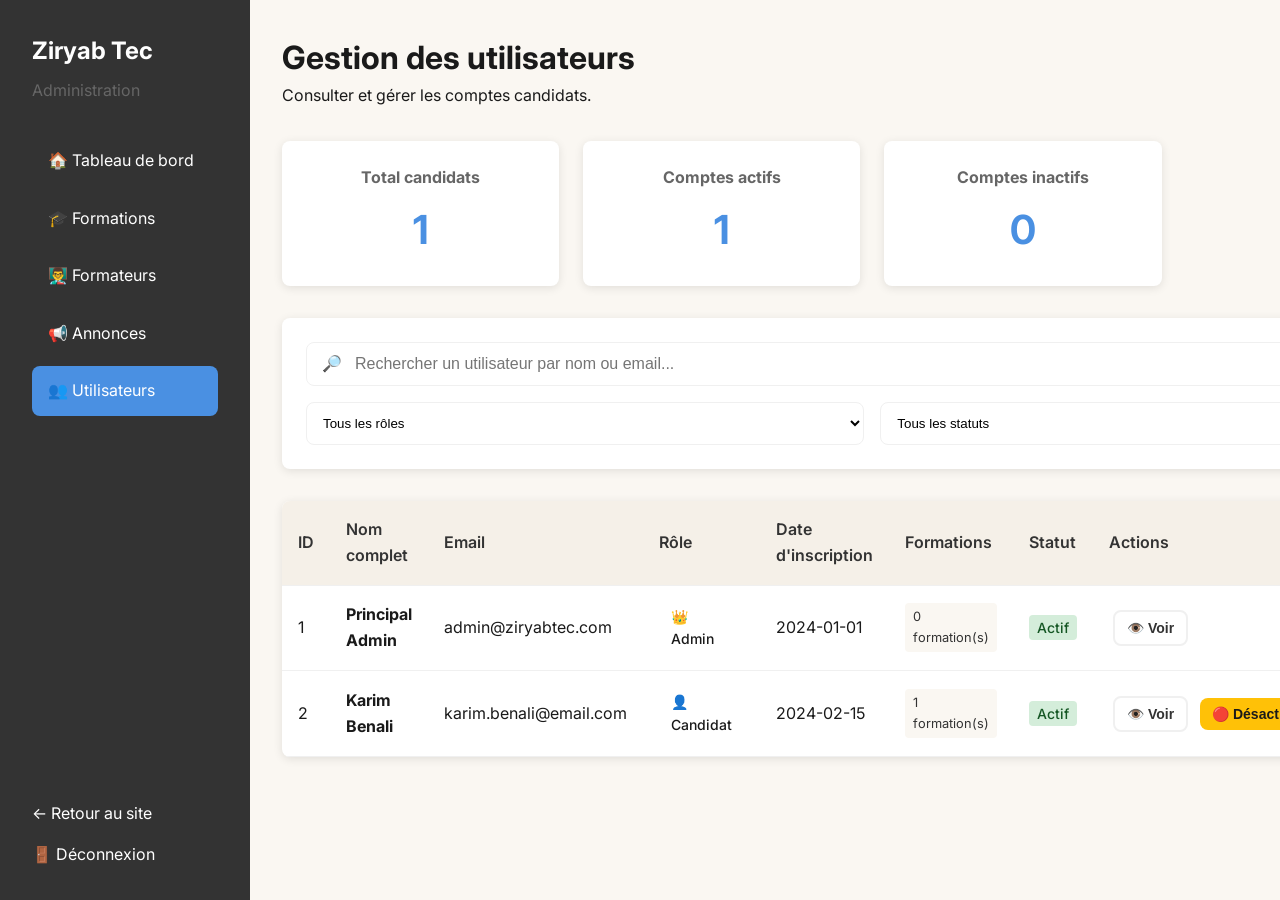
<file: pages/admin/gestion-utilisateurs.html>
<!DOCTYPE html>
<html lang="fr">

<head>
    <meta charset="UTF-8">
    <meta name="viewport" content="width=device-width, initial-scale=1.0">
    <title>Gestion des Utilisateurs - Ziryab Tec</title>
    <link rel="icon" type="image/svg+xml" href="../../favicon.svg">
    <link rel="stylesheet" href="../../css/style.css">
    <link rel="stylesheet" href="../../css/responsive.css">
    <link href="https://fonts.googleapis.com/css2?family=Inter:wght@300;400;500;600;700&display=swap" rel="stylesheet">
</head>

<body>

    <!-- ==========================================
         ESPACE ADMIN
         ========================================== -->

    <div class="admin-layout">

        <!-- ==========================================
             MENU À GAUCHE
             ========================================== -->

        <aside class="admin-sidebar">
            <div class="admin-logo">
                <h2>Ziryab Tec</h2>
                <p>Administration</p>
            </div>

            <nav class="admin-nav">
    <a href="dashboard.html">
        🏠 Tableau de bord
    </a>
    <a href="dashboard.html#formations">
        🎓 Formations
    </a>
    <a href="dashboard.html#formateurs">
        👨‍🏫 Formateurs
    </a>
    <a href="gestion-annonces.html">
        📢 Annonces
    </a>
    <a href="gestion-utilisateurs.html" class="active">
        👥 Utilisateurs
    </a>
</nav>

            <div class="admin-footer">
                <a href="../../index.html">
                    ← Retour au site
                </a>
                <a href="#" id="logoutBtn">
                    🚪 Déconnexion
                </a>
            </div>
        </aside>

        <!-- ==========================================
             CONTENU
             ========================================== -->

        <main class="admin-main">

            <!-- HEADER -->
            <div class="admin-header">
                <div>
                    <h1>Gestion des utilisateurs</h1>
                    <p>Consulter et gérer les comptes candidats.</p>
                </div>
            </div>

            <!-- Zone d'affichage des messages -->
            <div id="alertContainer"></div>

            <!-- STATISTIQUES RAPIDES -->
            <div class="stats-grid" style="margin-bottom: 2rem;">
                <div class="stat-card">
                    <h3>Total candidats</h3>
                    <div class="stat-number" id="totalCandidats">0</div>
                </div>
                <div class="stat-card">
                    <h3>Comptes actifs</h3>
                    <div class="stat-number" id="candidatsActifs">0</div>
                </div>
                <div class="stat-card">
                    <h3>Comptes inactifs</h3>
                    <div class="stat-number" id="candidatsInactifs">0</div>
                </div>
            </div>

            <!-- RECHERCHE -->
            <div class="search-filters">
                <div class="search-bar">
                    <span class="search-icon">🔎</span>
                    <input 
                        type="text" 
                        id="searchUser" 
                        placeholder="Rechercher un utilisateur par nom ou email..."
                        oninput="filtrerUtilisateurs()"
                    >
                </div>

                <div class="filters">
                    <select id="filterRole" class="filter-select" onchange="filtrerUtilisateurs()">
                        <option value="">Tous les rôles</option>
                        <option value="candidat">Candidats</option>
                        <option value="admin">Administrateurs</option>
                    </select>

                    <select id="filterStatut" class="filter-select" onchange="filtrerUtilisateurs()">
                        <option value="">Tous les statuts</option>
                        <option value="active">Actifs</option>
                        <option value="inactive">Inactifs</option>
                    </select>
                </div>
            </div>

            <!-- TABLEAU DES UTILISATEURS -->
            <div class="table-container">
                <table class="admin-table">
                    <thead>
                        <tr>
                            <th>ID</th>
                            <th>Nom complet</th>
                            <th>Email</th>
                            <th>Rôle</th>
                            <th>Date d'inscription</th>
                            <th>Formations</th>
                            <th>Statut</th>
                            <th>Actions</th>
                        </tr>
                    </thead>
                    <tbody id="usersTableBody">
                        <!-- Rempli dynamiquement par JavaScript -->
                    </tbody>
                </table>
            </div>

        </main>

    </div>

    <!-- ==========================================
         MODAL DÉTAILS UTILISATEUR
         ========================================== -->

    <div class="modal" id="userDetailsModal">
        <div class="modal-content">
            <div class="modal-header">
                <h2>Détails de l'utilisateur</h2>
                <button class="modal-close" onclick="fermerModalDetails()">×</button>
            </div>

            <div id="userDetailsContent">
                <!-- Rempli dynamiquement par JavaScript -->
            </div>
        </div>
    </div>

    <!-- ==========================================
         JAVASCRIPT
         ========================================== -->

    <script src="../../js/data.js"></script>
    <script>
        // ==========================================
        // INITIALISATION
        // ==========================================

        document.addEventListener('DOMContentLoaded', function() {
            afficherUtilisateurs();
            afficherStats();
            initialiserDeconnexion();
        });

        // ==========================================
        // AFFICHER LES STATISTIQUES
        // ==========================================

        function afficherStats() {
            const users = DataManager.getUsers();
            const candidats = users.filter(u => u.role === 'candidat');
            
            document.getElementById('totalCandidats').textContent = candidats.length;
            document.getElementById('candidatsActifs').textContent = 
                candidats.filter(u => u.status === 'active').length;
            document.getElementById('candidatsInactifs').textContent = 
                candidats.filter(u => u.status === 'inactive').length;
        }

        // ==========================================
        // AFFICHER LES UTILISATEURS
        // ==========================================

        function afficherUtilisateurs(users) {
            const container = document.getElementById('usersTableBody');
            if (!container) return;

            const tousUsers = users || DataManager.getUsers();
            container.innerHTML = '';

            if (tousUsers.length === 0) {
                container.innerHTML = `
                    <tr>
                        <td colspan="8" class="text-center">
                            Aucun utilisateur trouvé
                        </td>
                    </tr>
                `;
                return;
            }

            tousUsers.forEach(function(user) {
                // Compter les formations de l'utilisateur
                const inscriptions = DataManager.getInscriptionsByUser(user.id);
                const nbFormations = inscriptions.length;

                const ligne = document.createElement('tr');
                ligne.innerHTML = `
                    <td>${user.id}</td>
                    <td>
                        <strong>${user.prenom} ${user.nom}</strong>
                    </td>
                    <td>${user.email}</td>
                    <td>
                        <span class="badge-role">
                            ${user.role === 'admin' ? '👑 Admin' : '👤 Candidat'}
                        </span>
                    </td>
                    <td>${user.dateCreation || 'N/A'}</td>
                    <td>
                        <span class="badge-formation">
                            ${nbFormations} formation(s)
                        </span>
                    </td>
                    <td>
                        <span class="status-badge status-${user.status}">
                            ${user.status === 'active' ? 'Actif' : 'Inactif'}
                        </span>
                    </td>
                    <td>
                        <button 
                            class="btn btn-sm btn-outline" 
                            onclick="voirDetails(${user.id})"
                        >
                            👁️ Voir
                        </button>
                        ${user.role !== 'admin' ? `
                            <button 
                                class="btn btn-sm ${user.status === 'active' ? 'btn-warning' : 'btn-success'}" 
                                onclick="basculerStatutUser(${user.id})"
                            >
                                ${user.status === 'active' ? '🔴 Désactiver' : '🟢 Activer'}
                            </button>
                            <button 
                                class="btn btn-sm btn-danger" 
                                onclick="supprimerUser(${user.id})"
                            >
                                🗑️ Supprimer
                            </button>
                        ` : ''}
                    </td>
                `;
                container.appendChild(ligne);
            });
        }

        // ==========================================
        // FILTRER LES UTILISATEURS
        // ==========================================

        function filtrerUtilisateurs() {
            const searchTerm = document.getElementById('searchUser').value.toLowerCase().trim();
            const roleFilter = document.getElementById('filterRole').value;
            const statutFilter = document.getElementById('filterStatut').value;
            
            const users = DataManager.getUsers();
            
            const resultats = users.filter(function(user) {
                const nomComplet = `${user.prenom} ${user.nom}`.toLowerCase();
                const correspondRecherche = nomComplet.includes(searchTerm) ||
                                          user.email.toLowerCase().includes(searchTerm);
                const correspondRole = roleFilter === '' || user.role === roleFilter;
                const correspondStatut = statutFilter === '' || user.status === statutFilter;
                
                return correspondRecherche && correspondRole && correspondStatut;
            });
            
            afficherUtilisateurs(resultats);
        }

        // ==========================================
        // VOIR LES DÉTAILS D'UN UTILISATEUR
        // ==========================================

        function voirDetails(id) {
            const user = DataManager.getUserById(id);
            if (!user) return;

            const inscriptions = DataManager.getInscriptionsByUser(id);
            
            let formationsHtml = '';
            if (inscriptions.length === 0) {
                formationsHtml = '<p style="color: var(--gray);">Aucune formation inscrite</p>';
            } else {
                formationsHtml = inscriptions.map(inscription => {
                    const formation = DataManager.getFormationById(inscription.formationId);
                    if (!formation) return '';
                    return `
                        <div style="
                            background: var(--beige-light);
                            padding: 1rem;
                            border-radius: var(--border-radius);
                            margin-bottom: 0.5rem;
                        ">
                            <p><strong>${formation.nom}</strong></p>
                            <p style="font-size: 0.9rem; color: var(--gray);">
                                ${formation.categorie} | ${formation.niveau}
                            </p>
                            <p style="font-size: 0.9rem; color: var(--gray);">
                                Inscrit le : ${inscription.dateInscription}
                            </p>
                            <span class="status-badge status-${inscription.statut}">
                                ${inscription.statut}
                            </span>
                        </div>
                    `;
                }).join('');
            }

            document.getElementById('userDetailsContent').innerHTML = `
                <div style="text-align: center; margin-bottom: 2rem;">
                    <div style="
                        width: 80px;
                        height: 80px;
                        background: var(--beige);
                        border-radius: 50%;
                        display: flex;
                        align-items: center;
                        justify-content: center;
                        font-size: 2rem;
                        font-weight: bold;
                        color: var(--blue-accent);
                        margin: 0 auto 1rem;
                        border: 3px solid var(--blue-accent);
                    ">
                        ${user.prenom.charAt(0)}${user.nom.charAt(0)}
                    </div>
                    <h3>${user.prenom} ${user.nom}</h3>
                    <p style="color: var(--gray);">${user.email}</p>
                    <span class="badge-role">
                        ${user.role === 'admin' ? '👑 Administrateur' : '👤 Candidat'}
                    </span>
                </div>

                <div style="margin-bottom: 2rem;">
                    <h4 style="margin-bottom: 1rem;">📋 Informations</h4>
                    <div style="display: grid; grid-template-columns: 1fr 1fr; gap: 1rem;">
                        <div>
                            <p style="color: var(--gray); font-size: 0.9rem;">Prénom</p>
                            <p><strong>${user.prenom}</strong></p>
                        </div>
                        <div>
                            <p style="color: var(--gray); font-size: 0.9rem;">Nom</p>
                            <p><strong>${user.nom}</strong></p>
                        </div>
                        <div>
                            <p style="color: var(--gray); font-size: 0.9rem;">Email</p>
                            <p><strong>${user.email}</strong></p>
                        </div>
                        <div>
                            <p style="color: var(--gray); font-size: 0.9rem;">Date d'inscription</p>
                            <p><strong>${user.dateCreation || 'N/A'}</strong></p>
                        </div>
                        ${user.telephone ? `
                            <div>
                                <p style="color: var(--gray); font-size: 0.9rem;">Téléphone</p>
                                <p><strong>${user.telephone}</strong></p>
                            </div>
                        ` : ''}
                    </div>
                </div>

                <div>
                    <h4 style="margin-bottom: 1rem;">🎓 Formations inscrites</h4>
                    ${formationsHtml}
                </div>
            `;

            document.getElementById('userDetailsModal').classList.add('active');
        }

        function fermerModalDetails() {
            document.getElementById('userDetailsModal').classList.remove('active');
        }

        // ==========================================
        // BASCULER LE STATUT D'UN UTILISATEUR
        // ==========================================

        function basculerStatutUser(id) {
            const user = DataManager.getUserById(id);
            if (!user) return;

            const action = user.status === 'active' ? 'désactiver' : 'activer';
            const confirmation = confirm(`Voulez-vous vraiment ${action} le compte de ${user.prenom} ${user.nom} ?`);
            
            if (!confirmation) return;

            DataManager.toggleUserStatus(id);
            afficherUtilisateurs();
            afficherStats();
            afficherMessage(`✅ Compte ${action === 'activer' ? 'activé' : 'désactivé'} avec succès !`, 'success');
        }

        // ==========================================
        // SUPPRIMER UN UTILISATEUR
        // ==========================================

        function supprimerUser(id) {
            const user = DataManager.getUserById(id);
            if (!user) return;

            const confirmation = confirm(`Voulez-vous vraiment supprimer le compte de ${user.prenom} ${user.nom} ?\nCette action est irréversible.`);
            
            if (!confirmation) return;

            DataManager.deleteUser(id);
            afficherUtilisateurs();
            afficherStats();
            afficherMessage('✅ Utilisateur supprimé avec succès !', 'success');
        }

        // ==========================================
        // AFFICHER UN MESSAGE
        // ==========================================

        function afficherMessage(message, type = 'success') {
            const container = document.getElementById('alertContainer');
            
            container.innerHTML = `
                <div class="alert alert-${type}">
                    ${message}
                </div>
            `;
            
            setTimeout(function() {
                container.innerHTML = '';
            }, 3000);
        }

        // ==========================================
        // DÉCONNEXION
        // ==========================================

        function initialiserDeconnexion() {
            const logoutButton = document.getElementById('logoutBtn');
            if (!logoutButton) return;

            logoutButton.addEventListener('click', function(event) {
                event.preventDefault();
                localStorage.removeItem('currentUser');
                window.location.href = '../../index.html';
            });
        }
    </script>

</body>
<script src="../../js/animations.js"></script>
</html>
</file>
<file: css/style.css>
:root {
    --beige: #f5f0e8;
    --beige-light: #faf7f2;
    --white: #ffffff;
    --black: #1a1a1a;
    --dark-gray: #333333;
    --gray: #666666;
    --light-gray: #f0f0f0;
    --blue-accent: #4a90e2;
    --blue-hover: #357abd;
    --border-radius: 8px;
    --box-shadow: 0 2px 10px rgba(0,0,0,0.1);
    --transition: all 0.3s ease;
}

* {
    margin: 0;
    padding: 0;
    box-sizing: border-box;
}

body {
    font-family: 'Inter', sans-serif;
    color: var(--black);
    background-color: var(--white);
    line-height: 1.6;
}

/* ==========================================
   HEADER
   ========================================== */

.header {
    background: var(--white);
    box-shadow: var(--box-shadow);
    position: sticky;
    top: 0;
    z-index: 1000;
}

.navbar {
    display: flex;
    align-items: center;
    justify-content: space-between;
    padding: 1rem 5%;
    max-width: 1400px;
    margin: 0 auto;
}

.logo {
    display: flex;
    align-items: center;
    gap: 10px;
    font-size: 1.5rem;
    font-weight: 700;
    color: var(--black);
    text-decoration: none;
}

.logo-icon {
    width: 40px;
    height: 40px;
    background: var(--black);
    color: var(--white);
    display: flex;
    align-items: center;
    justify-content: center;
    border-radius: 50%;
    font-size: 1rem;
    font-weight: bold;
}

.nav-menu {
    display: flex;
    list-style: none;
    gap: 2rem;
}

.nav-menu a {
    text-decoration: none;
    color: var(--dark-gray);
    font-weight: 500;
    transition: var(--transition);
    position: relative;
}

.nav-menu a:hover,
.nav-menu a.active {
    color: var(--blue-accent);
}

.nav-menu a.active::after {
    content: '';
    position: absolute;
    bottom: -5px;
    left: 0;
    width: 100%;
    height: 2px;
    background: var(--blue-accent);
}

.nav-actions {
    display: flex;
    align-items: center;
    gap: 1rem;
}

.language-selector {
    padding: 0.5rem;
    border: 1px solid var(--light-gray);
    border-radius: var(--border-radius);
    background: var(--white);
    cursor: pointer;
}

/* ==========================================
   BOUTONS
   ========================================== */

.btn {
    padding: 0.75rem 1.5rem;
    border-radius: var(--border-radius);
    text-decoration: none;
    font-weight: 600;
    transition: var(--transition);
    border: none;
    cursor: pointer;
    display: inline-block;
    text-align: center;
}

.btn-primary {
    background: var(--blue-accent);
    color: var(--white);
}

.btn-primary:hover {
    background: var(--blue-hover);
    transform: translateY(-2px);
    box-shadow: 0 4px 12px rgba(74, 144, 226, 0.3);
}

.btn-outline {
    background: transparent;
    color: var(--dark-gray);
    border: 2px solid var(--light-gray);
}

.btn-outline:hover {
    border-color: var(--blue-accent);
    color: var(--blue-accent);
}

.btn-danger {
    background: #dc3545;
    color: white;
}

.btn-danger:hover {
    background: #c82333;
    transform: translateY(-2px);
}

/* Nouveau : Bouton warning (pour désactiver) */
.btn-warning {
    background: #ffc107;
    color: var(--black);
}

.btn-warning:hover {
    background: #e0a800;
    transform: translateY(-2px);
}

/* Nouveau : Bouton success (pour activer) */
.btn-success {
    background: #28a745;
    color: white;
}

.btn-success:hover {
    background: #218838;
    transform: translateY(-2px);
}

/* Bouton petit pour les tableaux */
.btn-sm {
    padding: 0.5rem 0.75rem;
    font-size: 0.875rem;
    margin: 0 0.25rem;
    display: inline-flex;
    align-items: center;
    gap: 0.25rem;
}

/* ==========================================
   SECTION HERO
   ========================================== */

.hero {
    display: flex;
    align-items: center;
    justify-content: space-between;
    padding: 4rem 5%;
    background: linear-gradient(135deg, var(--beige) 0%, var(--white) 100%);
    min-height: 600px;
}

.hero-content {
    flex: 1;
    max-width: 600px;
}

.hero-content h1 {
    font-size: 3rem;
    font-weight: 700;
    margin-bottom: 1.5rem;
    line-height: 1.2;
}

.hero-content p {
    font-size: 1.2rem;
    color: var(--gray);
    margin-bottom: 2rem;
}

.hero-buttons {
    display: flex;
    gap: 1rem;
}

.hero-image {
    flex: 1;
    max-width: 500px;
    text-align: center;
}

.hero-placeholder {
    width: 100%;
    height: 400px;
    background: var(--white);
    border-radius: var(--border-radius);
    display: flex;
    flex-direction: column;
    align-items: center;
    justify-content: center;
    box-shadow: 0 10px 30px rgba(0,0,0,0.15);
}

.hero-icon {
    font-size: 5rem;
    margin-bottom: 1rem;
}

.hero-placeholder p {
    font-size: 1.2rem;
    color: var(--gray);
}

/* ==========================================
   GRILLE DE FORMATIONS
   ========================================== */

.formations-preview {
    padding: 4rem 5%;
    background: var(--white);
}

.formations-preview h2,
.why-us h2,
.announcements h2,
.partners h2,
.testimonials h2 {
    text-align: center;
    font-size: 2.5rem;
    margin-bottom: 3rem;
}

.formations-grid {
    display: grid;
    grid-template-columns: repeat(auto-fit, minmax(300px, 1fr));
    gap: 2rem;
    margin-bottom: 2rem;
}

.formation-card {
    background: var(--white);
    border-radius: var(--border-radius);
    box-shadow: var(--box-shadow);
    overflow: hidden;
    transition: var(--transition);
    border: 1px solid var(--light-gray);
}

.formation-card:hover {
    transform: translateY(-5px);
    box-shadow: 0 8px 25px rgba(0,0,0,0.15);
}

.formation-image {
    width: 100%;
    height: 200px;
    background: var(--beige);
    display: flex;
    align-items: center;
    justify-content: center;
    font-size: 3rem;
}

.formation-content {
    padding: 1.5rem;
}

.formation-category {
    display: inline-block;
    padding: 0.25rem 0.75rem;
    background: var(--beige);
    border-radius: 20px;
    font-size: 0.875rem;
    margin-bottom: 1rem;
    color: var(--dark-gray);
}

.formation-title {
    font-size: 1.25rem;
    font-weight: 600;
    margin-bottom: 0.5rem;
}

.formation-details {
    color: var(--gray);
    font-size: 0.9rem;
    margin-bottom: 1rem;
}

.formation-meta {
    display: flex;
    flex-wrap: wrap;
    gap: 0.5rem;
    margin-bottom: 1rem;
}

.meta-tag {
    padding: 0.25rem 0.5rem;
    background: var(--light-gray);
    border-radius: 4px;
    font-size: 0.8rem;
    color: var(--dark-gray);
}

.center-container {
    text-align: center;
}

/* ==========================================
   POURQUOI NOUS CHOISIR
   ========================================== */

.why-us {
    padding: 4rem 5%;
    background: var(--beige-light);
}

.features-grid {
    display: grid;
    grid-template-columns: repeat(auto-fit, minmax(250px, 1fr));
    gap: 2rem;
}

.feature-card {
    text-align: center;
    padding: 2rem;
    background: var(--white);
    border-radius: var(--border-radius);
    box-shadow: var(--box-shadow);
    transition: var(--transition);
}

.feature-card:hover {
    transform: translateY(-5px);
}

.feature-icon {
    font-size: 3rem;
    margin-bottom: 1rem;
}

.feature-card h3 {
    margin-bottom: 1rem;
    font-size: 1.25rem;
}

.feature-card p {
    color: var(--gray);
}

/* ==========================================
   ANNONCES
   ========================================== */

.announcements {
    padding: 4rem 5%;
    background: var(--white);
}

.announcements-list {
    max-width: 800px;
    margin: 0 auto;
}

.announcement-item {
    background: var(--beige-light);
    border-left: 4px solid var(--blue-accent);
    padding: 1.5rem;
    margin-bottom: 1rem;
    border-radius: 0 var(--border-radius) var(--border-radius) 0;
    box-shadow: var(--box-shadow);
}

.announcement-date {
    color: var(--gray);
    font-size: 0.9rem;
    margin-bottom: 0.5rem;
}

.announcement-title {
    font-weight: 600;
    font-size: 1.1rem;
    margin-bottom: 0.5rem;
}

.announcement-item p {
    color: var(--dark-gray);
}

/* ==========================================
   PARTENAIRES
   ========================================== */

.partners {
    padding: 4rem 5%;
    background: var(--beige-light);
}

.partners-logo {
    display: flex;
    flex-wrap: wrap;
    justify-content: center;
    gap: 2rem;
}

.partners-logo span {
    font-size: 1.2rem;
    font-weight: 600;
    color: var(--gray);
    padding: 1rem 2rem;
    background: var(--white);
    border-radius: var(--border-radius);
    box-shadow: var(--box-shadow);
    transition: var(--transition);
}

.partners-logo span:hover {
    transform: translateY(-3px);
    color: var(--blue-accent);
}

/* ==========================================
   TÉMOIGNAGES
   ========================================== */

.testimonials {
    padding: 4rem 5%;
    background: var(--white);
}

.testimonials-grid {
    display: grid;
    grid-template-columns: repeat(auto-fit, minmax(300px, 1fr));
    gap: 2rem;
}

.testimonial-card {
    background: var(--beige-light);
    padding: 2rem;
    border-radius: var(--border-radius);
    box-shadow: var(--box-shadow);
}

.testimonial-stars {
    margin-bottom: 1rem;
    font-size: 1.2rem;
}

.testimonial-card p {
    font-style: italic;
    margin-bottom: 1rem;
    color: var(--dark-gray);
}

.testimonial-author {
    display: flex;
    flex-direction: column;
}

.testimonial-author strong {
    font-weight: 600;
}

.testimonial-author span {
    color: var(--gray);
    font-size: 0.9rem;
}

/* ==========================================
   APPEL À L'ACTION (CTA)
   ========================================== */

.cta {
    padding: 4rem 5%;
    text-align: center;
    background: var(--black);
    color: var(--white);
}

.cta h2 {
    font-size: 2.5rem;
    margin-bottom: 1rem;
}

.cta p {
    color: #ccc;
    margin-bottom: 2rem;
}

/* ==========================================
   FOOTER
   ========================================== */

.footer {
    background: var(--dark-gray);
    color: var(--white);
    padding: 3rem 5% 1rem;
}

.footer-content {
    display: grid;
    grid-template-columns: repeat(auto-fit, minmax(200px, 1fr));
    gap: 2rem;
    margin-bottom: 2rem;
}

.footer-section h3 {
    margin-bottom: 1rem;
    font-size: 1.2rem;
}

.footer-section p {
    margin-bottom: 0.5rem;
    color: #ccc;
}

.footer-section ul {
    list-style: none;
}

.footer-section ul li {
    margin-bottom: 0.5rem;
}

.footer-section a {
    color: #ccc;
    text-decoration: none;
    transition: var(--transition);
}

.footer-section a:hover {
    color: var(--white);
}

.social-links {
    display: flex;
    gap: 1rem;
    flex-wrap: wrap;
}

.footer-bottom {
    text-align: center;
    padding-top: 1rem;
    border-top: 1px solid rgba(255,255,255,0.1);
}

.footer-bottom p {
    color: #999;
    font-size: 0.9rem;
}

/* ==========================================
   DESIGN RESPONSIVE
   ========================================== */

.hamburger {
    display: none;
    flex-direction: column;
    cursor: pointer;
}

.hamburger span {
    width: 25px;
    height: 3px;
    background: var(--black);
    margin: 3px 0;
    transition: var(--transition);
}

/* ==========================================
   FORMULAIRES
   ========================================== */

.form-container {
    max-width: 500px;
    margin: 4rem auto;
    padding: 2rem;
    background: var(--white);
    border-radius: var(--border-radius);
    box-shadow: 0 10px 30px rgba(0,0,0,0.1);
}

.form-group {
    margin-bottom: 1.5rem;
}

.form-group label {
    display: block;
    margin-bottom: 0.5rem;
    font-weight: 500;
}

.form-group input,
.form-group select,
.form-group textarea {
    width: 100%;
    padding: 0.75rem;
    border: 1px solid var(--light-gray);
    border-radius: var(--border-radius);
    font-size: 1rem;
    transition: var(--transition);
}

.form-group input:focus,
.form-group select:focus,
.form-group textarea:focus {
    outline: none;
    border-color: var(--blue-accent);
    box-shadow: 0 0 0 3px rgba(74, 144, 226, 0.1);
}

.form-group textarea {
    min-height: 100px;
    resize: vertical;
}

.form-error {
    color: #dc3545;
    font-size: 0.875rem;
    margin-top: 0.25rem;
}

/* ==========================================
   MESSAGES D'ALERTE
   ========================================== */

.alert {
    padding: 1rem;
    border-radius: var(--border-radius);
    margin-bottom: 1rem;
    font-weight: 500;
}

.alert-success {
    background: #d4edda;
    color: #155724;
    border: 1px solid #c3e6cb;
}

.alert-error {
    background: #f8d7da;
    color: #721c24;
    border: 1px solid #f5c6cb;
}

.alert-info {
    background: #d1ecf1;
    color: #0c5460;
    border: 1px solid #bee5eb;
}

/* ==========================================
   MODAL
   ========================================== */

.modal {
    display: none;
    position: fixed;
    top: 0;
    left: 0;
    width: 100%;
    height: 100%;
    background: rgba(0, 0, 0, 0.5);
    z-index: 2000;
    overflow-y: auto;
    align-items: flex-start;
    justify-content: center;
    padding: 2rem 1rem;
}

.modal.active {
    display: flex;
}

.modal-content {
    background: var(--white);
    padding: 0;
    border-radius: var(--border-radius);
    width: 90%;
    max-width: 600px;
    max-height: 85vh;
    display: flex;
    flex-direction: column;
    overflow: hidden;
    box-shadow: 0 10px 30px rgba(0, 0, 0, 0.3);
    margin: auto;
}

.modal-header {
    display: flex;
    justify-content: space-between;
    align-items: center;
    padding: 1.5rem 2rem;
    border-bottom: 1px solid var(--light-gray);
    background: var(--white);
    z-index: 5;
}

.modal-header h2 {
    margin: 0;
    font-size: 1.5rem;
}

.modal-close {
    cursor: pointer;
    font-size: 2rem;
    border: none;
    background: none;
    color: var(--gray);
    transition: var(--transition);
}

.modal-close:hover {
    color: var(--black);
}

.modal-content form {
    padding: 1.5rem 2rem;
    overflow-y: auto;
}

/* ==========================================
   ADMINISTRATION
   ========================================== */

.admin-layout {
    display: flex;
    min-height: 100vh;
}

.admin-sidebar {
    width: 250px;
    background: var(--dark-gray);
    color: var(--white);
    padding: 2rem;
    position: fixed;
    height: 100vh;
    display: flex;
    flex-direction: column;
}

.admin-logo {
    margin-bottom: 2rem;
}

.admin-logo h2 {
    font-size: 1.5rem;
    margin-bottom: 0.5rem;
}

.admin-logo p {
    color: var(--gray);
}

.admin-nav {
    display: flex;
    flex-direction: column;
    gap: 0.5rem;
    flex: 1;
}

.admin-nav a {
    color: var(--white);
    text-decoration: none;
    padding: 0.75rem 1rem;
    border-radius: var(--border-radius);
    transition: var(--transition);
}

.admin-nav a:hover,
.admin-nav a.active {
    background: var(--blue-accent);
}

.admin-footer {
    margin-top: auto;
    display: flex;
    flex-direction: column;
    gap: 1rem;
}

.admin-footer a {
    color: var(--white);
    text-decoration: none;
    transition: var(--transition);
}

.admin-footer a:hover {
    color: var(--blue-accent);
}

.admin-main {
    flex: 1;
    margin-left: 250px;
    padding: 2rem;
    background: var(--beige-light);
}

.admin-header {
    display: flex;
    justify-content: space-between;
    align-items: center;
    margin-bottom: 2rem;
}

.admin-header h1 {
    font-size: 2rem;
}

.admin-header h2 {
    font-size: 1.5rem;
}

/* ==========================================
   CARTES DE STATISTIQUES
   ========================================== */

.stats-grid {
    display: grid;
    grid-template-columns: repeat(4, 1fr);
    gap: 1.5rem;
    margin-bottom: 2rem;
}

.stat-card {
    background: var(--white);
    padding: 1.5rem;
    border-radius: var(--border-radius);
    box-shadow: var(--box-shadow);
    text-align: center;
    transition: var(--transition);
}

.stat-card:hover {
    transform: translateY(-3px);
    box-shadow: 0 6px 20px rgba(0,0,0,0.15);
}

.stat-card h3 {
    font-size: 1rem;
    color: var(--gray);
    margin-bottom: 0.5rem;
}

.stat-number {
    font-size: 2.5rem;
    font-weight: 700;
    color: var(--blue-accent);
}

.stat-card small {
    color: var(--gray);
    font-size: 0.875rem;
}

/* ==========================================
   TABLEAUX
   ========================================== */

.table-container {
    background: var(--white);
    border-radius: var(--border-radius);
    box-shadow: var(--box-shadow);
    overflow: hidden;
}

.admin-table {
    width: 100%;
    border-collapse: collapse;
}

.admin-table th,
.admin-table td {
    padding: 1rem;
    text-align: left;
    border-bottom: 1px solid var(--light-gray);
}

.admin-table th {
    background: var(--beige);
    font-weight: 600;
    color: var(--dark-gray);
}

.admin-table tr:hover {
    background: var(--beige-light);
}

.admin-table td:last-child {
    white-space: nowrap;
}

/* ==========================================
   AVATARS DES FORMATEURS
   ========================================== */

.avatar-placeholder {
    width: 50px;
    height: 50px;
    background: var(--beige);
    border-radius: 50%;
    display: flex;
    align-items: center;
    justify-content: center;
    font-weight: bold;
    color: var(--dark-gray);
    font-size: 1.2rem;
    border: 2px solid var(--blue-accent);
}

/* ==========================================
   BADGES DE STATUT
   ========================================== */

.status-badge {
    padding: 0.25rem 0.5rem;
    border-radius: 4px;
    font-size: 0.875rem;
    font-weight: 500;
}

.status-active,
.status-publie {
    background: #d4edda;
    color: #155724;
}

.status-inactive {
    background: #f8d7da;
    color: #721c24;
}

/* ==========================================
   RECHERCHE ET FILTRES
   ========================================== */

.search-filters {
    background: var(--white);
    padding: 1.5rem;
    border-radius: var(--border-radius);
    box-shadow: var(--box-shadow);
    margin-bottom: 2rem;
}

.search-bar {
    position: relative;
    margin-bottom: 1rem;
}

.search-bar input {
    width: 100%;
    padding: 0.75rem 1rem 0.75rem 3rem;
    border: 1px solid var(--light-gray);
    border-radius: var(--border-radius);
    font-size: 1rem;
}

.search-icon {
    position: absolute;
    left: 1rem;
    top: 50%;
    transform: translateY(-50%);
}

.filters {
    display: flex;
    gap: 1rem;
    flex-wrap: wrap;
}

.filter-select {
    flex: 1;
    min-width: 150px;
    padding: 0.75rem;
    border: 1px solid var(--light-gray);
    border-radius: var(--border-radius);
    background: var(--white);
}

/* ==========================================
   TEXTE CENTRÉ
   ========================================== */

.text-center {
    text-align: center;
    padding: 2rem;
    color: var(--gray);
}
/* ==========================================
   PAGE PUBLIQUE DES FORMATEURS
   ========================================== */

.formateurs-section {
    min-height: 500px;
}

.formateurs-grid {
    display: grid;
    grid-template-columns: repeat(auto-fill, minmax(300px, 1fr));
    gap: 2rem;
    max-width: 1200px;
    margin: 0 auto;
}

.formateur-card {
    background: var(--white);
    border-radius: var(--border-radius);
    box-shadow: var(--box-shadow);
    padding: 2rem;
    text-align: center;
    transition: var(--transition);
    border: 1px solid var(--light-gray);
    display: flex;
    flex-direction: column;
}

.formateur-card:hover {
    transform: translateY(-5px);
    box-shadow: 0 8px 25px rgba(0,0,0,0.15);
}

.formateur-avatar {
    width: 100px;
    height: 100px;
    background: var(--beige);
    border-radius: 50%;
    display: flex;
    align-items: center;
    justify-content: center;
    font-size: 2.5rem;
    font-weight: bold;
    color: var(--blue-accent);
    margin: 0 auto 1.5rem;
    border: 3px solid var(--blue-accent);
}

.formateur-nom {
    font-size: 1.5rem;
    font-weight: 700;
    margin-bottom: 0.5rem;
    color: var(--black);
}

.formateur-specialite {
    color: var(--blue-accent);
    font-weight: 600;
    margin-bottom: 1rem;
    font-size: 1.1rem;
}

.formateur-info {
    margin-bottom: 1rem;
    color: var(--gray);
}

.formateur-info p {
    margin-bottom: 0.25rem;
}

.formateur-certifications {
    display: flex;
    flex-wrap: wrap;
    gap: 0.5rem;
    justify-content: center;
    margin-bottom: 1.5rem;
}

.badge-certification {
    padding: 0.25rem 0.75rem;
    background: var(--beige-light);
    border-radius: 20px;
    font-size: 0.8rem;
    color: var(--dark-gray);
    border: 1px solid var(--light-gray);
}

.formateur-bio {
    color: var(--gray);
    font-size: 0.9rem;
    margin-bottom: 1.5rem;
    flex: 1;
    text-align: left;
}

/* Responsive pour la grille des formateurs */
@media (max-width: 768px) {
    .formateurs-grid {
        grid-template-columns: 1fr;
        padding: 0 1rem;
    }
    
    .formateur-card {
        padding: 1.5rem;
    }
}
/* ==========================================
   PAGE PARTENAIRES
   ========================================== */

.partners-grid {
    display: grid;
    grid-template-columns: repeat(auto-fit, minmax(200px, 1fr));
    gap: 2rem;
    max-width: 1000px;
    margin: 0 auto;
}

.partner-card {
    background: var(--white);
    padding: 2rem;
    border-radius: var(--border-radius);
    box-shadow: var(--box-shadow);
    text-align: center;
    transition: var(--transition);
    border: 1px solid var(--light-gray);
}

.partner-card:hover {
    transform: translateY(-5px);
    box-shadow: 0 8px 25px rgba(0,0,0,0.15);
}

.partner-icon {
    font-size: 3rem;
    margin-bottom: 1rem;
}

.partner-card h3 {
    font-size: 1.25rem;
    font-weight: 700;
    margin-bottom: 0.5rem;
    color: var(--black);
}

.partner-card p {
    color: var(--gray);
    font-size: 0.9rem;
}
/* ==========================================
   PAGE FAQ
   ========================================== */

.faq-container {
    max-width: 800px;
    margin: 0 auto;
}

.faq-item {
    margin-bottom: 1rem;
    border: 1px solid var(--light-gray);
    border-radius: var(--border-radius);
    overflow: hidden;
    background: var(--white);
    box-shadow: var(--box-shadow);
}

.faq-question {
    width: 100%;
    padding: 1.25rem 1.5rem;
    background: var(--white);
    border: none;
    cursor: pointer;
    display: flex;
    justify-content: space-between;
    align-items: center;
    font-size: 1.1rem;
    font-weight: 600;
    color: var(--black);
    transition: var(--transition);
    text-align: left;
}

.faq-question:hover {
    background: var(--beige-light);
    color: var(--blue-accent);
}

.faq-icon {
    font-size: 1.5rem;
    font-weight: 400;
    color: var(--blue-accent);
    transition: var(--transition);
    min-width: 30px;
    text-align: center;
}

.faq-answer {
    max-height: 0;
    overflow: hidden;
    transition: max-height 0.3s ease;
    background: var(--beige-light);
}

.faq-answer.active {
    max-height: 500px;
    padding: 1.25rem 1.5rem;
}

.faq-answer p {
    color: var(--dark-gray);
    margin-bottom: 0.5rem;
}

.faq-answer ol,
.faq-answer ul {
    color: var(--dark-gray);
}

.faq-answer li {
    margin-bottom: 0.5rem;
}
/* ==========================================
   BADGES RÔLES ET FORMATIONS
   ========================================== */

.badge-role {
    padding: 0.25rem 0.75rem;
    border-radius: 20px;
    font-size: 0.875rem;
    font-weight: 500;
    display: inline-block;
}

.badge-formation {
    padding: 0.25rem 0.5rem;
    background: var(--beige-light);
    border-radius: 4px;
    font-size: 0.8rem;
    color: var(--dark-gray);
    display: inline-block;
}
/* ==========================================
   ANIMATIONS ET TRANSITIONS
   ========================================== */

/* Animation d'apparition en fondu */
@keyframes fadeIn {
    from {
        opacity: 0;
        transform: translateY(20px);
    }
    to {
        opacity: 1;
        transform: translateY(0);
    }
}

/* Animation de glissement depuis la gauche */
@keyframes slideInLeft {
    from {
        opacity: 0;
        transform: translateX(-50px);
    }
    to {
        opacity: 1;
        transform: translateX(0);
    }
}

/* Animation de glissement depuis la droite */
@keyframes slideInRight {
    from {
        opacity: 0;
        transform: translateX(50px);
    }
    to {
        opacity: 1;
        transform: translateX(0);
    }
}

/* Animation de zoom */
@keyframes zoomIn {
    from {
        opacity: 0;
        transform: scale(0.8);
    }
    to {
        opacity: 1;
        transform: scale(1);
    }
}

/* Animation de pulsation */
@keyframes pulse {
    0% {
        transform: scale(1);
    }
    50% {
        transform: scale(1.05);
    }
    100% {
        transform: scale(1);
    }
}

/* Appliquer les animations aux sections */
.hero {
    animation: fadeIn 1s ease-out;
}

.hero-content {
    animation: slideInLeft 1s ease-out;
}

.hero-image {
    animation: slideInRight 1s ease-out;
}

.formations-preview,
.why-us,
.announcements,
.partners,
.testimonials,
.cta {
    animation: fadeIn 1s ease-out;
}

/* Animation des cartes de formation */
.formation-card {
    transition: all 0.4s cubic-bezier(0.25, 0.46, 0.45, 0.94);
}

.formation-card:hover {
    transform: translateY(-10px) scale(1.02);
    box-shadow: 0 15px 35px rgba(0, 0, 0, 0.2);
}

/* Animation des cartes de fonctionnalités */
.feature-card {
    transition: all 0.4s cubic-bezier(0.25, 0.46, 0.45, 0.94);
}

.feature-card:hover {
    transform: translateY(-10px) scale(1.05);
    box-shadow: 0 15px 35px rgba(0, 0, 0, 0.2);
}

.feature-card:hover .feature-icon {
    animation: pulse 0.6s ease-in-out;
}

/* Animation des cartes de témoignages */
.testimonial-card {
    transition: all 0.4s cubic-bezier(0.25, 0.46, 0.45, 0.94);
}

.testimonial-card:hover {
    transform: translateY(-5px) scale(1.02);
    box-shadow: 0 12px 30px rgba(0, 0, 0, 0.15);
}

/* Animation des cartes de partenaires */
.partner-card {
    transition: all 0.4s cubic-bezier(0.25, 0.46, 0.45, 0.94);
}

.partner-card:hover {
    transform: translateY(-8px) scale(1.05);
    box-shadow: 0 15px 35px rgba(0, 0, 0, 0.2);
}

.partner-card:hover .partner-icon {
    animation: pulse 0.6s ease-in-out;
}

/* Animation des boutons */
.btn {
    transition: all 0.3s cubic-bezier(0.25, 0.46, 0.45, 0.94);
    position: relative;
    overflow: hidden;
}

.btn:active {
    transform: scale(0.95);
}

/* Effet de vague sur les boutons */
.btn::after {
    content: '';
    position: absolute;
    top: 50%;
    left: 50%;
    width: 0;
    height: 0;
    border-radius: 50%;
    background: rgba(255, 255, 255, 0.3);
    transform: translate(-50%, -50%);
    transition: width 0.6s, height 0.6s;
}

.btn:hover::after {
    width: 300px;
    height: 300px;
}

/* Animation de la modale */
.modal {
    opacity: 0;
    transition: opacity 0.3s ease;
}

.modal.active {
    opacity: 1;
}

.modal-content {
    animation: zoomIn 0.3s ease-out;
}

/* Animation des éléments de formulaire */
.form-group input,
.form-group select,
.form-group textarea {
    transition: all 0.3s ease;
}

.form-group input:focus,
.form-group select:focus,
.form-group textarea:focus {
    transform: translateY(-2px);
    box-shadow: 0 5px 15px rgba(74, 144, 226, 0.2);
}

/* Animation du menu */
.nav-menu a {
    transition: all 0.3s ease;
}

.nav-menu a:hover {
    transform: translateY(-2px);
}

/* Animation des statistiques */
.stat-card {
    transition: all 0.3s ease;
}

.stat-card:hover {
    transform: translateY(-5px);
    box-shadow: 0 10px 25px rgba(0, 0, 0, 0.15);
}

.stat-card:hover .stat-number {
    animation: pulse 0.5s ease-in-out;
}

/* Animation de la FAQ */
.faq-question {
    transition: all 0.3s ease;
}

.faq-question:hover {
    padding-left: 2rem;
}

.faq-icon {
    transition: transform 0.3s ease;
}

.faq-answer.active {
    animation: fadeIn 0.4s ease-out;
}

/* Animation du tableau admin */
.admin-table tr {
    transition: all 0.3s ease;
}

.admin-table tr:hover {
    background: var(--beige-light);
    transform: scale(1.01);
}

/* Animation du logo */
.logo-icon {
    animation: pulse 3s ease-in-out infinite;
}

/* Défilement en douceur */
html {
    scroll-behavior: smooth;
}
/* ==========================================
   IMAGES DE FOND ET MOTIFS
   ========================================== */

/* Fond avec motif subtil pour la section hero */
.hero {
    position: relative;
    background: linear-gradient(135deg, var(--beige) 0%, var(--white) 100%);
}

.hero::before {
    content: '';
    position: absolute;
    top: 0;
    left: 0;
    width: 100%;
    height: 100%;
    background-image: url("data:image/svg+xml,%3Csvg width='60' height='60' viewBox='0 0 60 60' xmlns='http://www.w3.org/2000/svg'%3E%3Cg fill='none' fill-rule='evenodd'%3E%3Cg fill='%234a90e2' fill-opacity='0.05'%3E%3Cpath d='M36 34v-4h-2v4h-4v2h4v4h2v-4h4v-2h-4zm0-30V0h-2v4h-4v2h4v4h2V6h4V4h-4zM6 34v-4H4v4H0v2h4v4h2v-4h4v-2H6zM6 4V0H4v4H0v2h4v4h2V6h4V4H6z'/%3E%3C/g%3E%3C/g%3E%3C/svg%3E");
    pointer-events: none;
}

/* Fond pour les sections alternées */
.why-us {
    position: relative;
    background: var(--beige-light);
}

/* Fond pour la section CTA */
.cta {
    position: relative;
    background: linear-gradient(135deg, var(--black) 0%, #2c3e50 100%);
}

.cta::before {
    content: '';
    position: absolute;
    top: 0;
    left: 0;
    width: 100%;
    height: 100%;
    background-image: url("data:image/svg+xml,%3Csvg width='60' height='60' viewBox='0 0 60 60' xmlns='http://www.w3.org/2000/svg'%3E%3Cg fill='none' fill-rule='evenodd'%3E%3Cg fill='%23ffffff' fill-opacity='0.03'%3E%3Cpath d='M36 34v-4h-2v4h-4v2h4v4h2v-4h4v-2h-4zm0-30V0h-2v4h-4v2h4v4h2V6h4V4h-4zM6 34v-4H4v4H0v2h4v4h2v-4h4v-2H6zM6 4V0H4v4H0v2h4v4h2V6h4V4H6z'/%3E%3C/g%3E%3C/g%3E%3C/svg%3E");
    pointer-events: none;
}

/* Assurer que le contenu est au-dessus des motifs */
.hero-content,
.hero-image,
.cta h2,
.cta p,
.cta .btn {
    position: relative;
    z-index: 1;
}
</file>
<file: css/responsive.css>
/* Responsive Design */
@media (max-width: 1024px) {
    .navbar {
        padding: 1rem 3%;
    }
    
    .nav-menu {
        gap: 1.5rem;
    }
    
    .hero {
        flex-direction: column;
        text-align: center;
        padding: 2rem 3%;
    }
    
    .hero-content {
        max-width: 100%;
        margin-bottom: 2rem;
    }
    
    .hero-buttons {
        justify-content: center;
    }
    
    .hero-image {
        max-width: 80%;
    }
}

@media (max-width: 768px) {
    .hamburger {
        display: flex;
    }
    
    .nav-menu {
        position: fixed;
        top: 70px;
        left: -100%;
        width: 100%;
        height: calc(100vh - 70px);
        background: var(--white);
        flex-direction: column;
        align-items: center;
        padding: 2rem;
        transition: var(--transition);
        z-index: 999;
    }
    
    .nav-menu.active {
        left: 0;
    }
    
    .nav-actions {
        gap: 0.5rem;
    }
    
    .nav-actions .btn {
        padding: 0.5rem 1rem;
        font-size: 0.875rem;
    }
    
    .hero-content h1 {
        font-size: 2rem;
    }
    
    .hero-content p {
        font-size: 1rem;
    }
    
    .formations-grid,
    .features-grid,
    .testimonials-grid {
        grid-template-columns: 1fr;
    }
    
    .admin-layout {
        flex-direction: column;
    }
    
    .admin-sidebar {
        width: 100%;
        position: relative;
        height: auto;
    }
    
    .admin-nav {
        display: flex;
        flex-wrap: wrap;
        gap: 1rem;
    }
    
    .admin-main {
        margin-left: 0;
    }
    
    .stats-grid {
        grid-template-columns: repeat(2, 1fr);
    }
    
    .table-container {
        overflow-x: auto;
    }
}

@media (max-width: 480px) {
    .navbar {
        flex-wrap: wrap;
    }
    
    .language-selector {
        display: none;
    }
    
    .hero-buttons {
        flex-direction: column;
        gap: 0.5rem;
    }
    
    .stats-grid {
        grid-template-columns: 1fr;
    }
    
    .search-filters {
        flex-direction: column;
    }
    
    .filters {
        flex-direction: column;
    }
    
    .form-container {
        margin: 2rem 1rem;
        padding: 1rem;
    }
}
</file>
